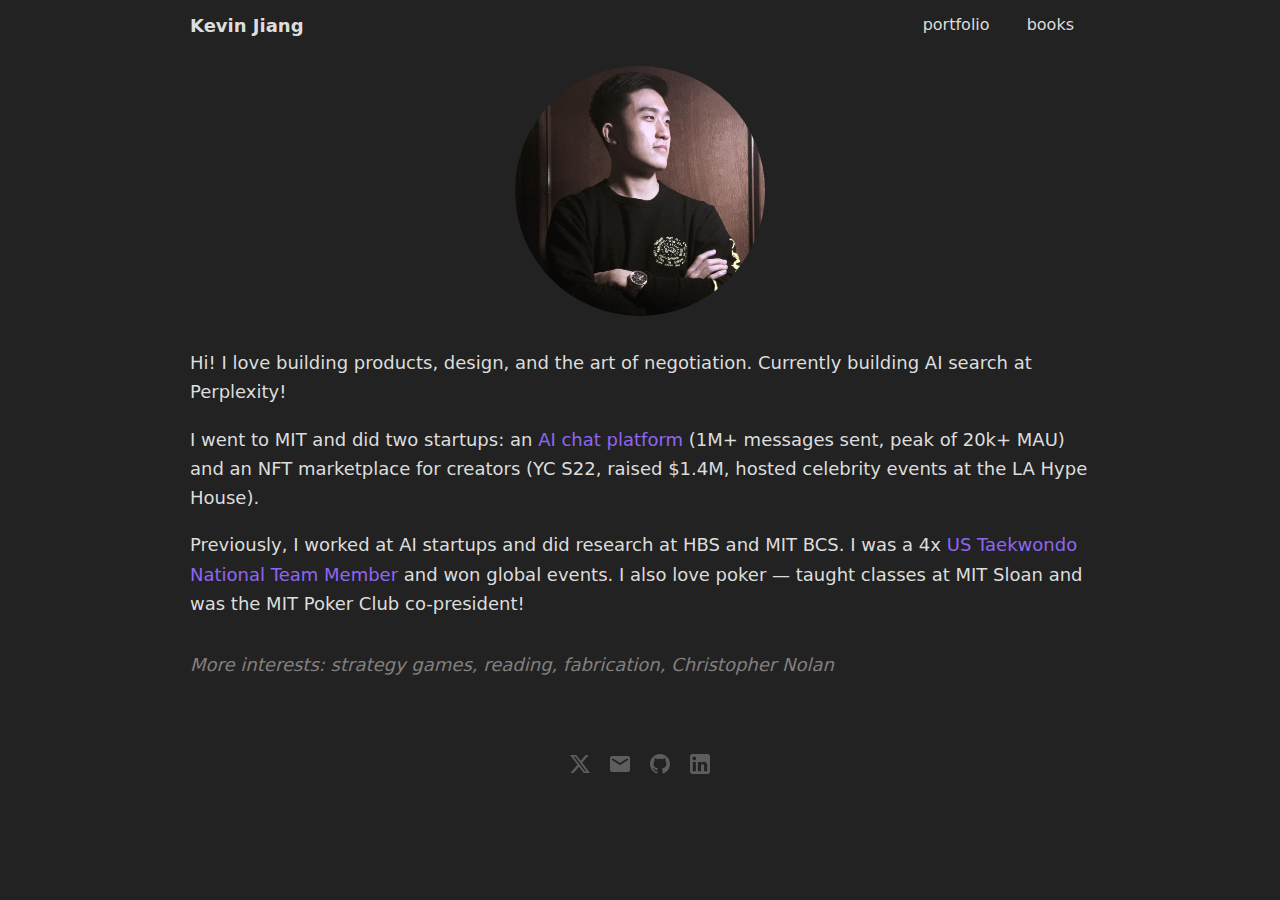
<file: index.html>
<!DOCTYPE html>
<html lang="en">
  <head>
    <meta charset="utf-8" />
    <meta name="viewport" content="width=device-width, initial-scale=1" />
    <title>Kevin Jiang</title>

    <!-- Style -->
    <link rel="stylesheet" href="./css/colors.css">
    <link rel="stylesheet" href="./css/home.css">
    <link rel="stylesheet" href="./css/navbar.css">
    <link rel="stylesheet" href="./css/blog-page.css">
  </head>
  <body>
    <div class="container">
        <!--NavBar-->
        <nav class="navbar">
            <!-- The navbar title -->
            <div class="title">
                <h3 class="navbar-header"> <a href="./index.html">Kevin Jiang</a></h3>
            </div>

            <!-- The navbar items -->
            <div class="navbar-items">
                <a href="./projects.html">portfolio</a>
                <a href="./books.html">books</a>
                <!-- <a href="https://drive.google.com/file/d/1KZSEkhhMB1Zq3uH9udTYpg4LU3JjP4cN/view?usp=sharing" target="_blank">resume</a> -->
                <!-- <a href="./writing.html">writing</a> -->
            </div>
        </nav>

        <!--Body-->
        <div class="blog-page">
            <img src="./imgs/fbprofile.jpg" alt="profile" class="profile">
            <p>Hi! I love building products, design, and the art of negotiation. Currently building AI search at Perplexity!</p>
            <p>I went to MIT and did two startups: an <a href="https://simulationlabs.ai/" target="_blank">AI chat platform</a> (1M+ messages sent, peak of 20k+ MAU) and an NFT marketplace for creators (YC S22, raised $1.4M, hosted celebrity events at the LA Hype House).</p>
            <p>Previously, I worked at AI startups and did research at HBS and MIT BCS. I was a 4x <a href="https://www.teamusa.com/profiles/kevin-jiang" target="_blank">US Taekwondo National Team Member</a> and won global events. I also love poker — taught classes at MIT Sloan and was the MIT Poker Club co-president!</p>
            <p style="color: #827F7F; font-style: italic; margin-top: 2rem;">More interests: strategy games, reading, fabrication, Christopher Nolan</p>
            <!-- <p>
                I'm 22 and just graduated MIT with a CS degree. I'm currently working on an <a href="https://negotiate.vercel.app/">negotiation AI</a>. I previously raised $1.4 million for an NFT marketplace for creators startup. My cofounder and I were accepted into YC S22 cohort and hosted Lil Nas X's birthday party at the LA Hype House where we lived. We built, from scratch, a creator network of >1 billion collective followers. Here are some other cool stuff I've done:
            </p>
            <ol>
                <li>
                    I did Taekwondo for 16 years. I was lucky enough to be on the US National Team 4x, leading the US teams that won gold at the 2017 and 2020 Pan-American International Taekwondo Championships and bronze at the 2019 Taekwondo World Cup. Although my <a href="https://www.teamusa.org/usa-taekwondo/athletes/Kevin-Jiang">TeamUSA page</a> is a bit outdated, it is still cool!
                </li>
                <li>
                    Check out my work in <a href="https://fab.cba.mit.edu/classes/MAS.863/Architecture/people/Kevin/index.html">MIT's grad class, How To Make Almost Anything,</a> at the MIT Media Lab, where I learned to laser cut, use CAD, 3D scan and print, use CNC machines, mold and cast, design, solder, and program PCB boards from scratch, and more!
                </li>
                <li>
                    I was an instructor at the MIT Sloan School of Management, teaching poker theory to 171 undergraduate, graduate, and MBA students in 2020 and 2021. I mainly play mid-stakes online sit-and-gos and tournaments, but I've also played at various casinos and underground games in NYC. I was the co-president of the MIT Poker Club for almost two years, where I helped organize events for 500+ club members with the $70k+ funding we receive every year from our quant sponsors.
                </li>
            </ol>
            <p>If you'd like to reach out (please do!), feel free to email me at kev2018@mit.edu or follow me on Twitter @jiang_kev</p> -->
            <br>
            <br>
            <br>
            <div style="display: flex; flex-direction: row; align-items: center; justify-content: center;">
                <a href="https://twitter.com/jiang_kev" target="_blank" style="margin-right: 1.25rem;">
                    <img src="./imgs/twitter.svg" alt="twitter" class="socials">
                </a>
                <a href="mailto:cloudwiz24@gmail.com" target="_blank" style="margin-right: 1.25rem;">
                    <img src="./imgs/email.svg" alt="email" class="socials">
                </a>
                <a href="https://github.com/kev2010" target="_blank" style="margin-right: 1.25rem;">
                    <img src="./imgs/github.svg" alt="github" class="socials">
                </a>
                <a href="https://www.linkedin.com/in/kevinjiang7/" target="_blank">
                    <img src="./imgs/linkedin.svg" alt="linkedin" class="socials">
                </a>
            </div>
            <br>
            <br>
            <br>
            <br>
        </div>
    </div>
</body>
</html>
</file>
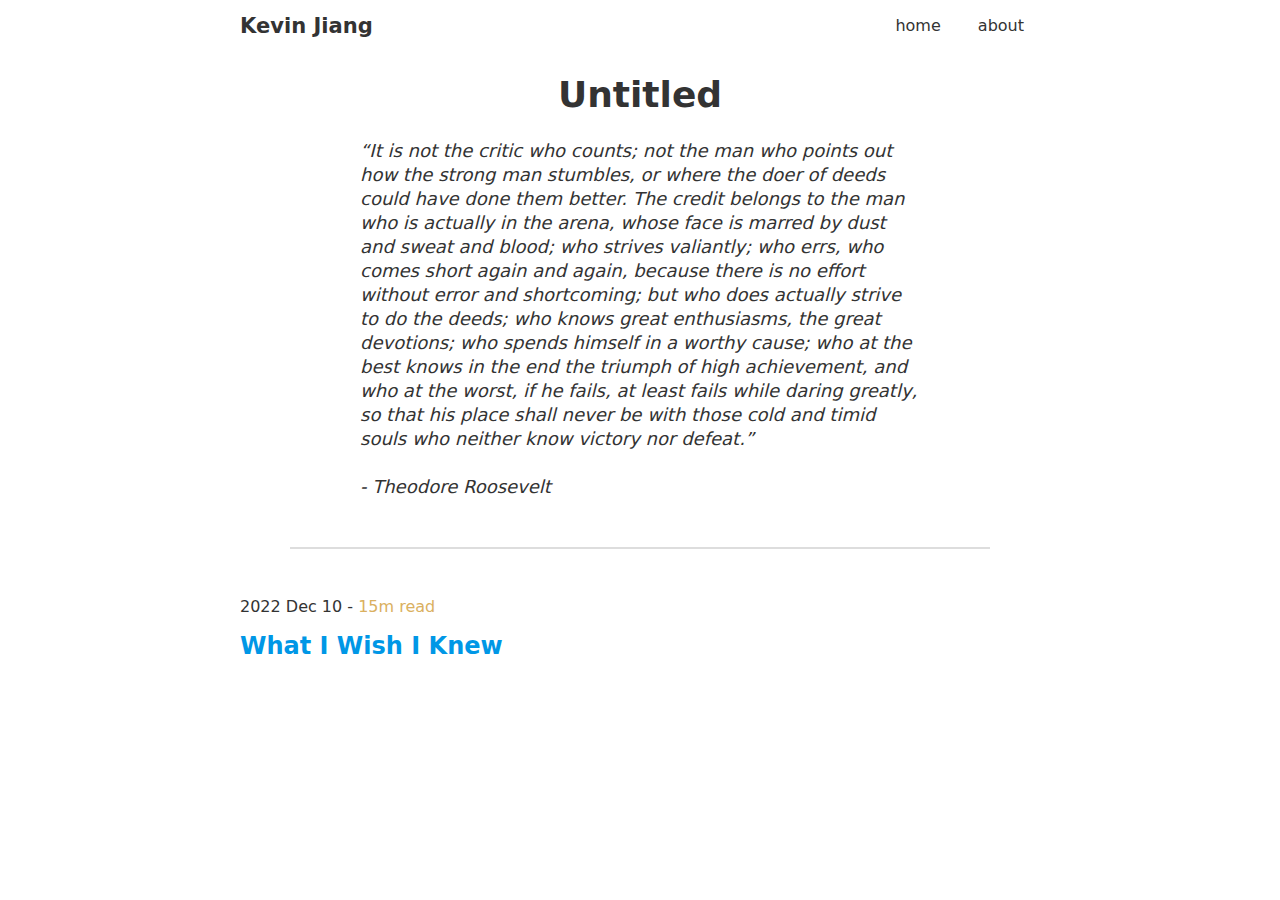
<file: src/index.html>
<!DOCTYPE html>
<html lang="en">
  <head>
    <meta charset="utf-8" />
    <title>Kevin Jiang</title>

    <!-- Style -->
    <link rel="stylesheet" href="./css/colors.css">
    <link rel="stylesheet" href="./css/home.css">
    <link rel="stylesheet" href="./css/navbar.css">
  </head>
  <body>
    <div class="container">
        <!--NavBar-->
        <nav class="navbar">
            <!-- The navbar title -->
            <div class="title">
                <h3>Kevin Jiang</h3>
            </div>

            <!-- The navbar items -->
            <div class="navbar-items">
                <a href="./index.html">home</a>
                <a href="./about.html">about</a>
            </div>
        </nav>

        <!--Body-->
        <div>
            <h1>Untitled</h1>
            <blockquote class="quote">
                <div id="random-quote">
                    “The extent of one's courage or cowardice cannot be measured in ordinary times. All is revealed when something happens.” 
                    <br><br>-Hagakure, The Book of the Samurai
                </div>
            </blockquote>
            <div class="bar"></div>
            <ul class="blog">
                <li class="post">
                    <span>2022 Dec 10 -</span> <span class="reading-time">15m read</span>
                    <a href="./blog/explore.html">
                        <h3>What I Wish I Knew</h3>
                    </a>
                </li>
            </ul>
        </div>
    </div>
    <script>
        // Function to randomly select "A" or "B"
        function selectText() {
            // Get the random text container
            const randomText = document.querySelector('#random-quote');
        
            // Generate a random number between 0 and 1
            const randomNumber = Math.random();
        
            // Check the random number and set the text accordingly
            if (randomNumber < 0.5) {
                randomText.innerHTML = '“The extent of one\'s courage or cowardice cannot be measured in ordinary times. All is revealed when something happens.” <br><br>- Hagakure, The Book of the Samurai';
            } else {
                randomText.innerHTML = '“It is not the critic who counts; not the man who points out how the strong man stumbles, or where the doer of deeds could have done them better. The credit belongs to the man who is actually in the arena, whose face is marred by dust and sweat and blood; who strives valiantly; who errs, who comes short again and again, because there is no effort without error and shortcoming; but who does actually strive to do the deeds; who knows great enthusiasms, the great devotions; who spends himself in a worthy cause; who at the best knows in the end the triumph of high achievement, and who at the worst, if he fails, at least fails while daring greatly, so that his place shall never be with those cold and timid souls who neither know victory nor defeat.” <br><br>- Theodore Roosevelt'
            }   
        }
      
        // Call the function to select the text
        selectText();
      </script>
</body>
</html>
</file>
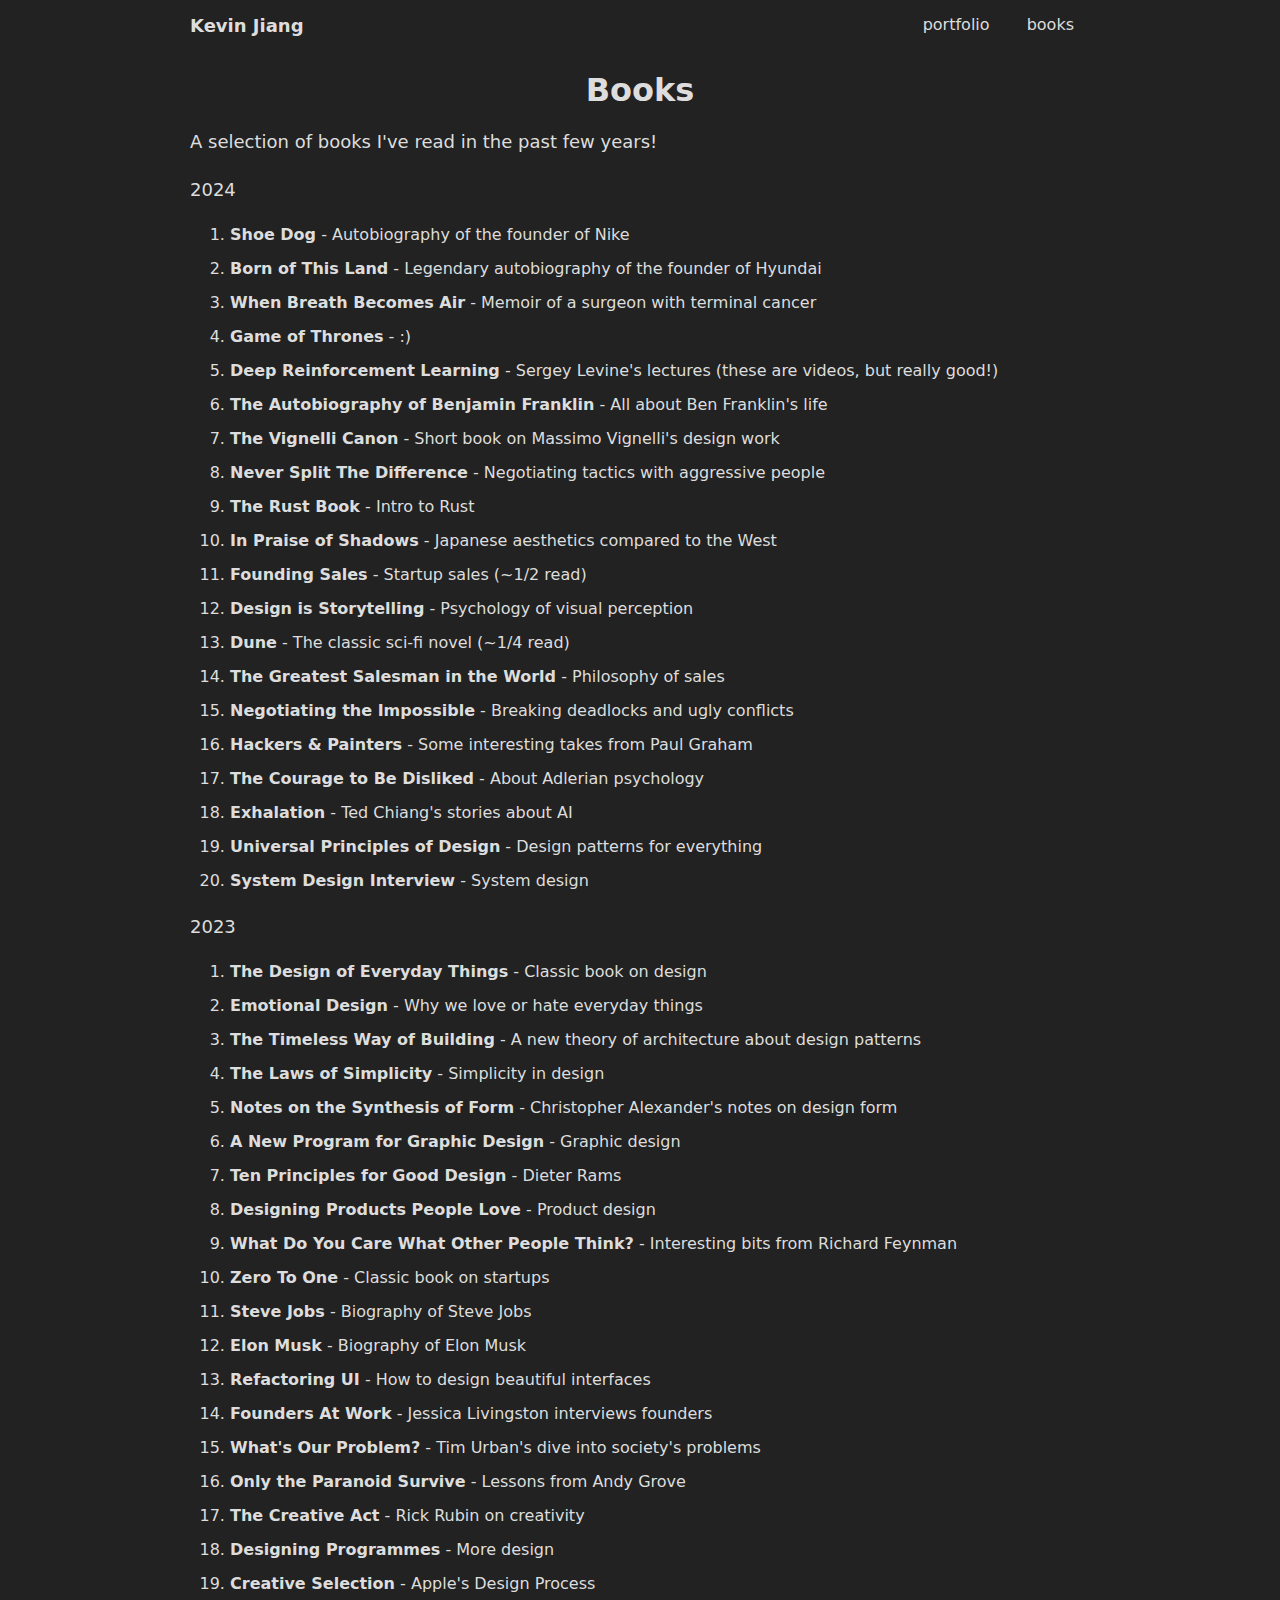
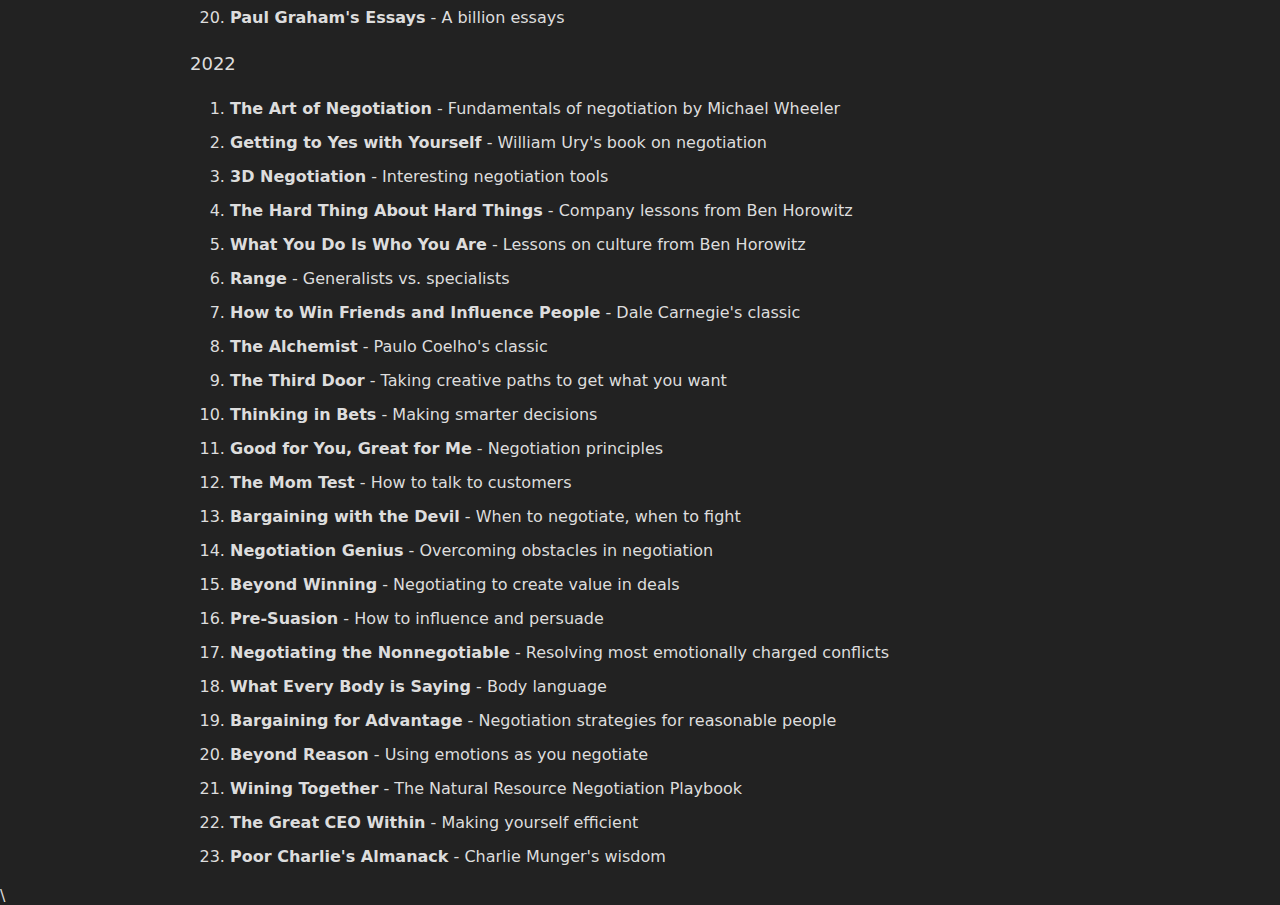
<file: books.html>
<!DOCTYPE html>
<html lang="en">
  <head>
    <meta charset="utf-8" />
    <meta name="viewport" content="width=device-width, initial-scale=1" />
    <title>Kevin Jiang</title>

    <!-- Style -->
    <link rel="stylesheet" href="./css/colors.css">
    <link rel="stylesheet" href="./css/home.css">
    <link rel="stylesheet" href="./css/navbar.css">
    <link rel="stylesheet" href="./css/blog-page.css">
    <link rel="stylesheet" href="./css/projects.css">
  </head>
  <body>
    <div class="container">
        <!--NavBar-->
        <nav class="navbar">
            <!-- The navbar title -->
            <div class="title">
                <h3 class="navbar-header"> <a href="./index.html">Kevin Jiang</a></h3>
            </div>

            <!-- The navbar items -->
            <div class="navbar-items">
                <a href="./projects.html">portfolio</a>
                <a href="./books.html">books</a>
                <!-- <a href="https://drive.google.com/file/d/1KZSEkhhMB1Zq3uH9udTYpg4LU3JjP4cN/view?usp=sharing" target="_blank">resume</a> -->
                <!-- <a href="./writing.html">writing</a> -->
            </div>
        </nav>

        <!--Body-->
        <div class="blog-page">
            <h1>Books</h1>
            <p>A selection of books I've read in the past few years!</p>
            <p>2024</p>
            <ol class="book-list">
                <li><strong>Shoe Dog</strong> - Autobiography of the founder of Nike</li>
                <li><strong>Born of This Land</strong> - Legendary autobiography of the founder of Hyundai</li>
                <li><strong>When Breath Becomes Air</strong> - Memoir of a surgeon with terminal cancer</li>
                <li><strong>Game of Thrones</strong> - :)</li>
                <li><strong>Deep Reinforcement Learning</strong> - Sergey Levine's lectures (these are videos, but really good!)</li>
                <li><strong>The Autobiography of Benjamin Franklin</strong> - All about Ben Franklin's life</li>
                <li><strong>The Vignelli Canon</strong> - Short book on Massimo Vignelli's design work</li>
                <li><strong>Never Split The Difference</strong> - Negotiating tactics with aggressive people</li>
                <li><strong>The Rust Book</strong> - Intro to Rust</li>
                <li><strong>In Praise of Shadows</strong> - Japanese aesthetics compared to the West</li>
                <li><strong>Founding Sales</strong> - Startup sales (~1/2 read)</li>
                <li><strong>Design is Storytelling</strong> - Psychology of visual perception</li>
                <li><strong>Dune</strong> - The classic sci-fi novel (~1/4 read)</li>
                <li><strong>The Greatest Salesman in the World</strong> - Philosophy of sales</li>
                <li><strong>Negotiating the Impossible</strong> - Breaking deadlocks and ugly conflicts</li>
                <li><strong>Hackers & Painters</strong> - Some interesting takes from Paul Graham</li>
                <li><strong>The Courage to Be Disliked</strong> - About Adlerian psychology</li>
                <li><strong>Exhalation</strong> - Ted Chiang's stories about AI</li>
                <li><strong>Universal Principles of Design</strong> - Design patterns for everything</li>
                <li><strong>System Design Interview</strong> - System design</li>
            </ol>

            <p>2023</p>
            <ol class="book-list">
                <li><strong>The Design of Everyday Things</strong> - Classic book on design</li>
                <li><strong>Emotional Design</strong> - Why we love or hate everyday things</li>
                <li><strong>The Timeless Way of Building</strong> - A new theory of architecture about design patterns</li>
                <li><strong>The Laws of Simplicity</strong> - Simplicity in design</li>
                <li><strong>Notes on the Synthesis of Form</strong> - Christopher Alexander's notes on design form</li>
                <li><strong>A New Program for Graphic Design</strong> - Graphic design</li>
                <li><strong>Ten Principles for Good Design</strong> - Dieter Rams</li>
                <li><strong>Designing Products People Love</strong> - Product design</li>
                <li><strong>What Do You Care What Other People Think?</strong> - Interesting bits from Richard Feynman</li>
                <li><strong>Zero To One</strong> - Classic book on startups</li>
                <li><strong>Steve Jobs</strong> - Biography of Steve Jobs</li>
                <li><strong>Elon Musk</strong> - Biography of Elon Musk</li>
                <li><strong>Refactoring UI</strong> - How to design beautiful interfaces</li>
                <li><strong>Founders At Work</strong> - Jessica Livingston interviews founders</li>
                <li><strong>What's Our Problem?</strong> - Tim Urban's dive into society's problems</li>
                <li><strong>Only the Paranoid Survive</strong> - Lessons from Andy Grove</li>
                <li><strong>The Creative Act</strong> - Rick Rubin on creativity</li>
                <li><strong>Designing Programmes</strong> - More design</li>
                <li><strong>Creative Selection</strong> - Apple's Design Process</li>
                <li><strong>Paul Graham's Essays</strong> - A billion essays</li>
            </ol>

            <p>2022</p>
            <ol class="book-list">
                <li><strong>The Art of Negotiation</strong> - Fundamentals of negotiation by Michael Wheeler</li>
                <li><strong>Getting to Yes with Yourself</strong> - William Ury's book on negotiation</li>
                <li><strong>3D Negotiation</strong> - Interesting negotiation tools</li>
                <li><strong>The Hard Thing About Hard Things</strong> - Company lessons from Ben Horowitz</li>
                <li><strong>What You Do Is Who You Are</strong> - Lessons on culture from Ben Horowitz</li>
                <li><strong>Range</strong> - Generalists vs. specialists</li>
                <li><strong>How to Win Friends and Influence People</strong> - Dale Carnegie's classic</li>
                <li><strong>The Alchemist</strong> - Paulo Coelho's classic</li>
                <li><strong>The Third Door</strong> - Taking creative paths to get what you want</li>
                <li><strong>Thinking in Bets</strong> - Making smarter decisions</li>
                <li><strong>Good for You, Great for Me</strong> - Negotiation principles</li>
                <li><strong>The Mom Test</strong> - How to talk to customers</li>
                <li><strong>Bargaining with the Devil</strong> - When to negotiate, when to fight</li>
                <li><strong>Negotiation Genius</strong> - Overcoming obstacles in negotiation</li>
                <li><strong>Beyond Winning</strong> - Negotiating to create value in deals</li>
                <li><strong>Pre-Suasion</strong> - How to influence and persuade</li>
                <li><strong>Negotiating the Nonnegotiable</strong> - Resolving most emotionally charged conflicts</li>
                <li><strong>What Every Body is Saying</strong> - Body language</li>
                <li><strong>Bargaining for Advantage</strong> - Negotiation strategies for reasonable people</li>
                <li><strong>Beyond Reason</strong> - Using emotions as you negotiate</li>
                <li><strong>Wining Together</strong> - The Natural Resource Negotiation Playbook</li>
                <li><strong>The Great CEO Within</strong> - Making yourself efficient</li>
                <li><strong>Poor Charlie's Almanack</strong> - Charlie Munger's wisdom</li>
            </ol>
        </div>
    </div>
</body>
</html>\
</file>
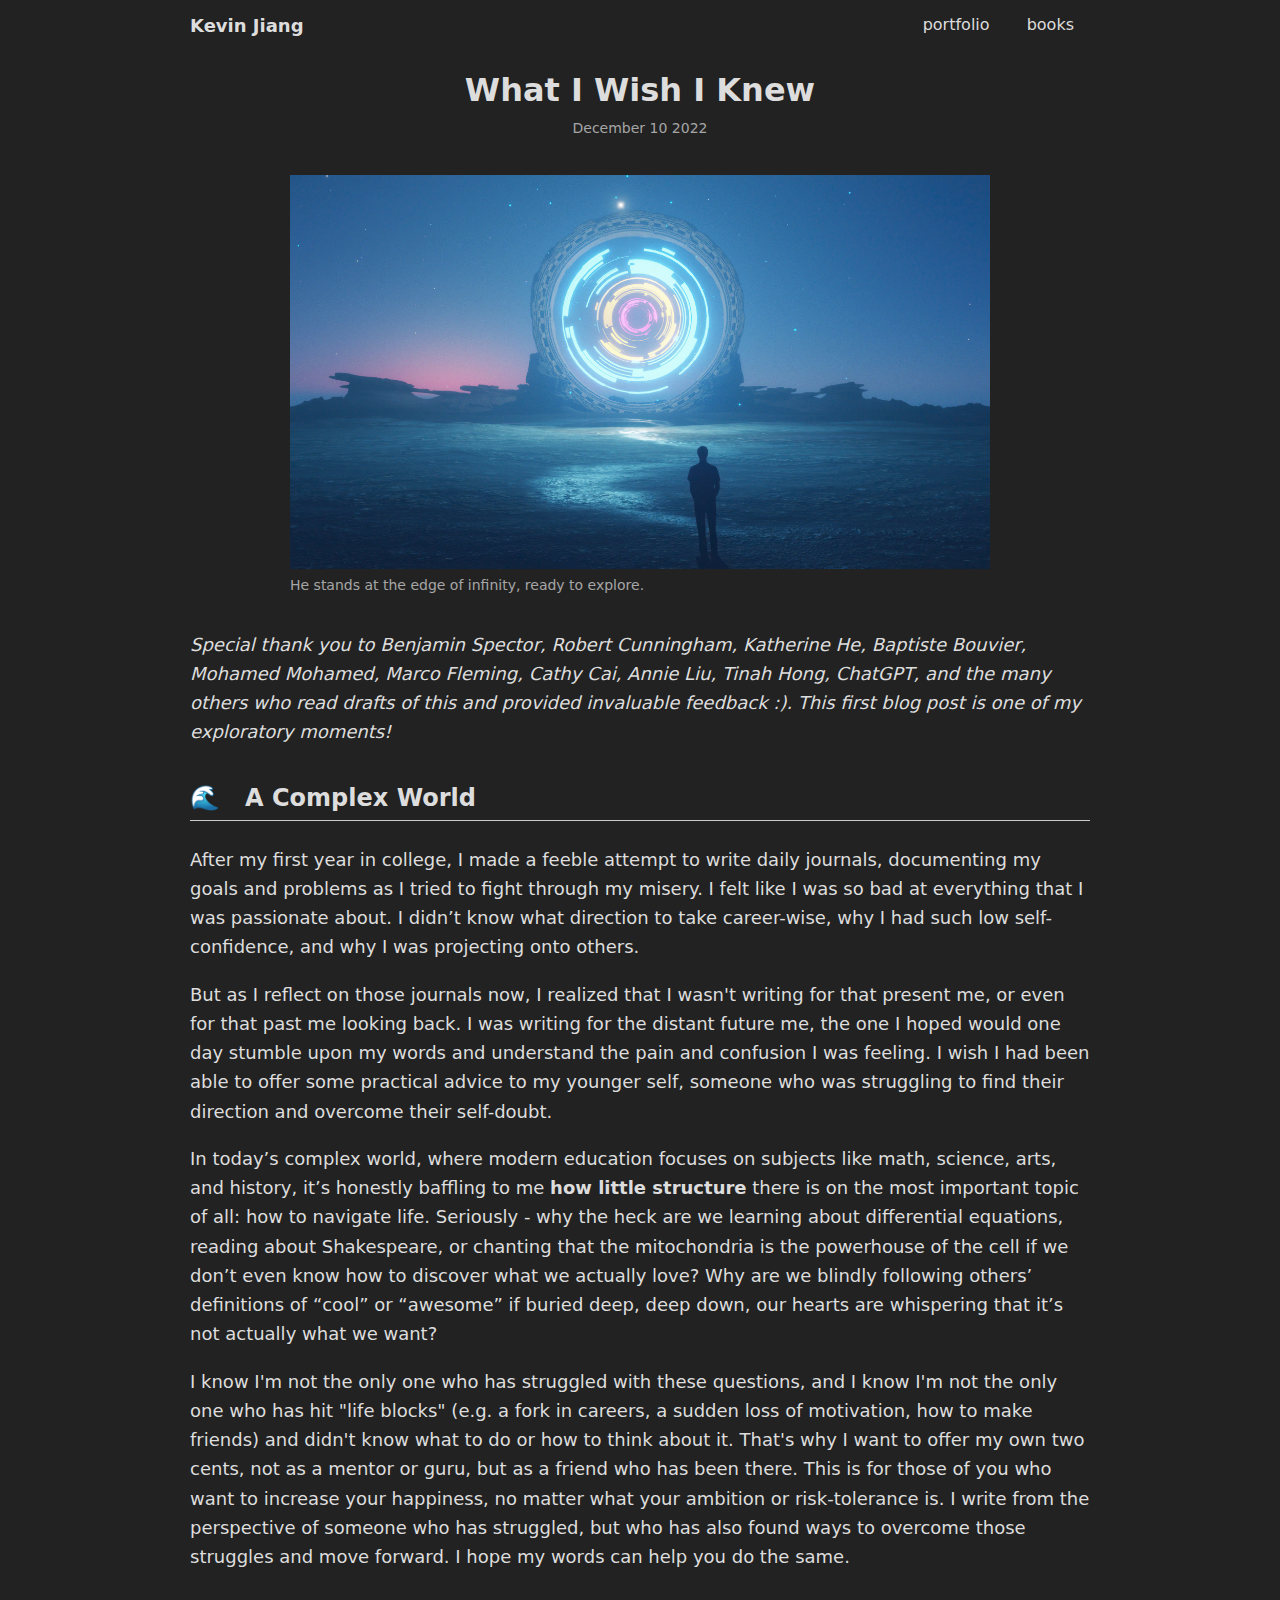
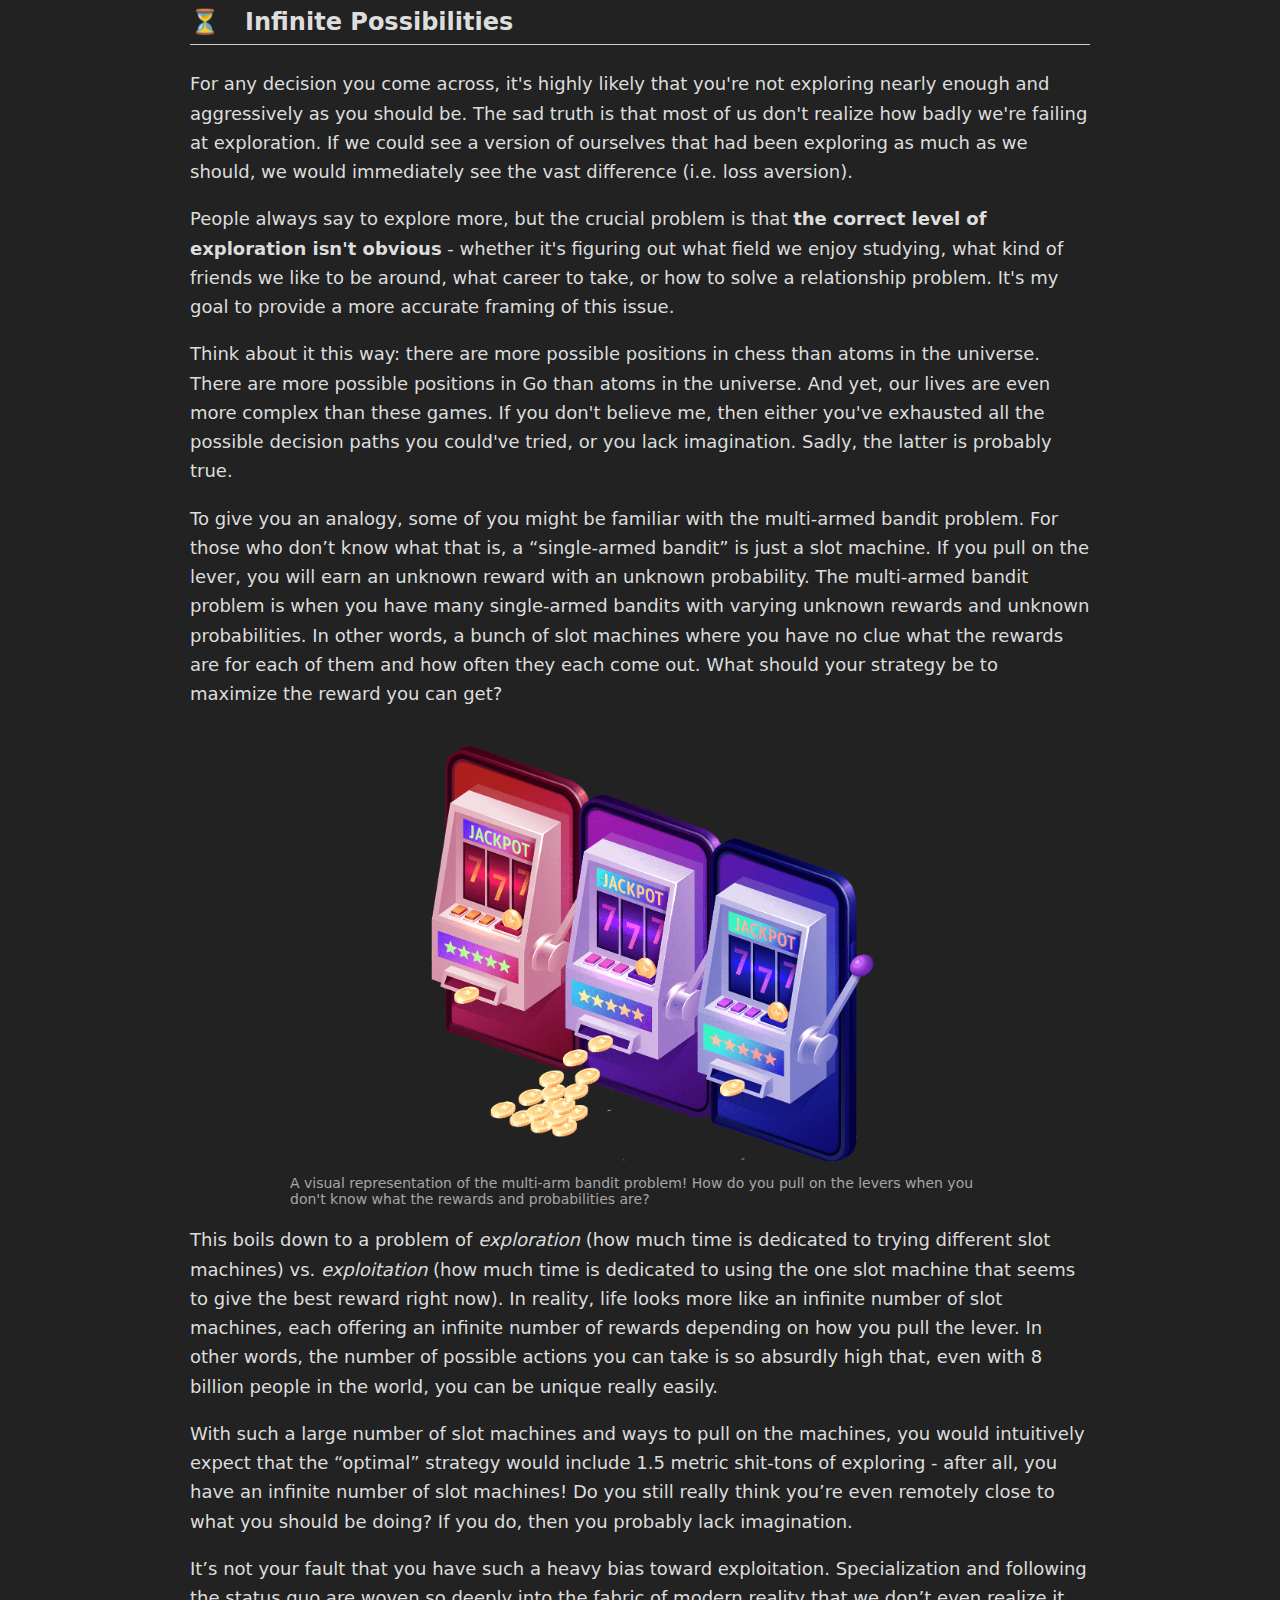
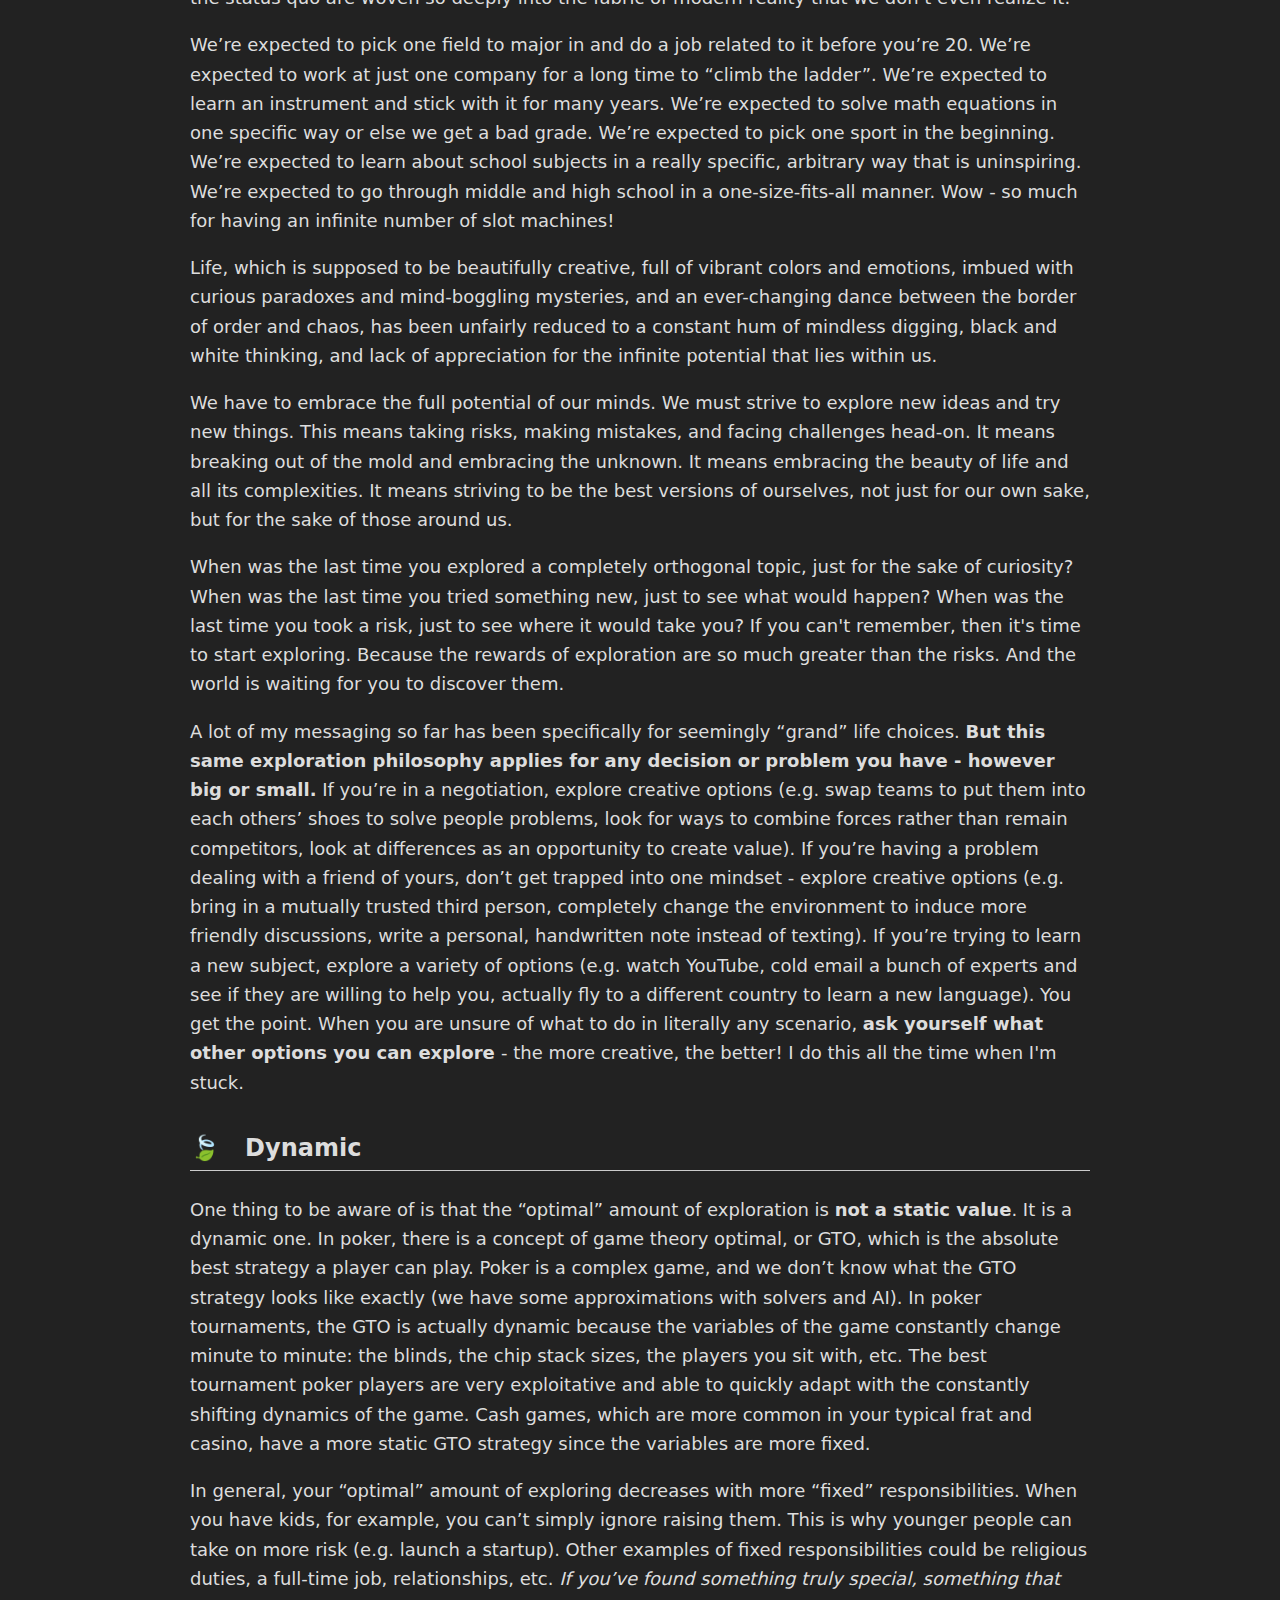
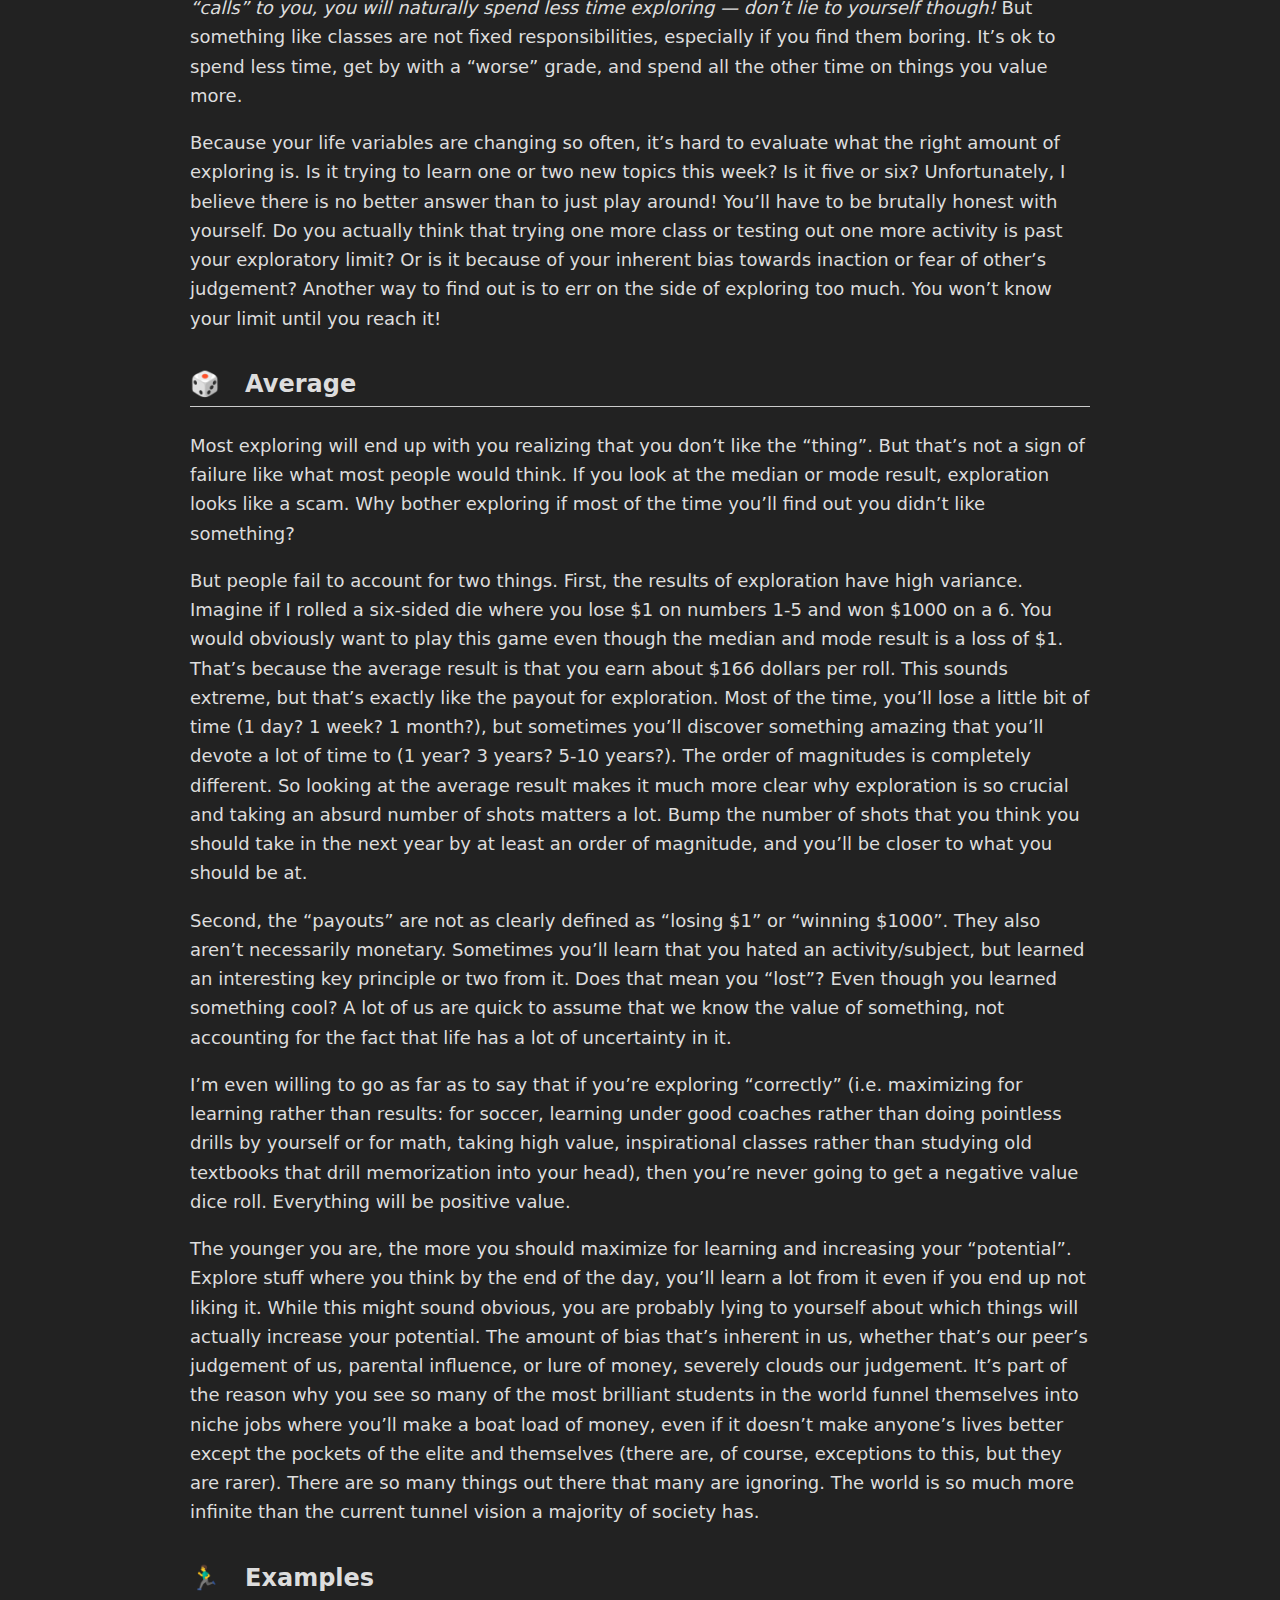
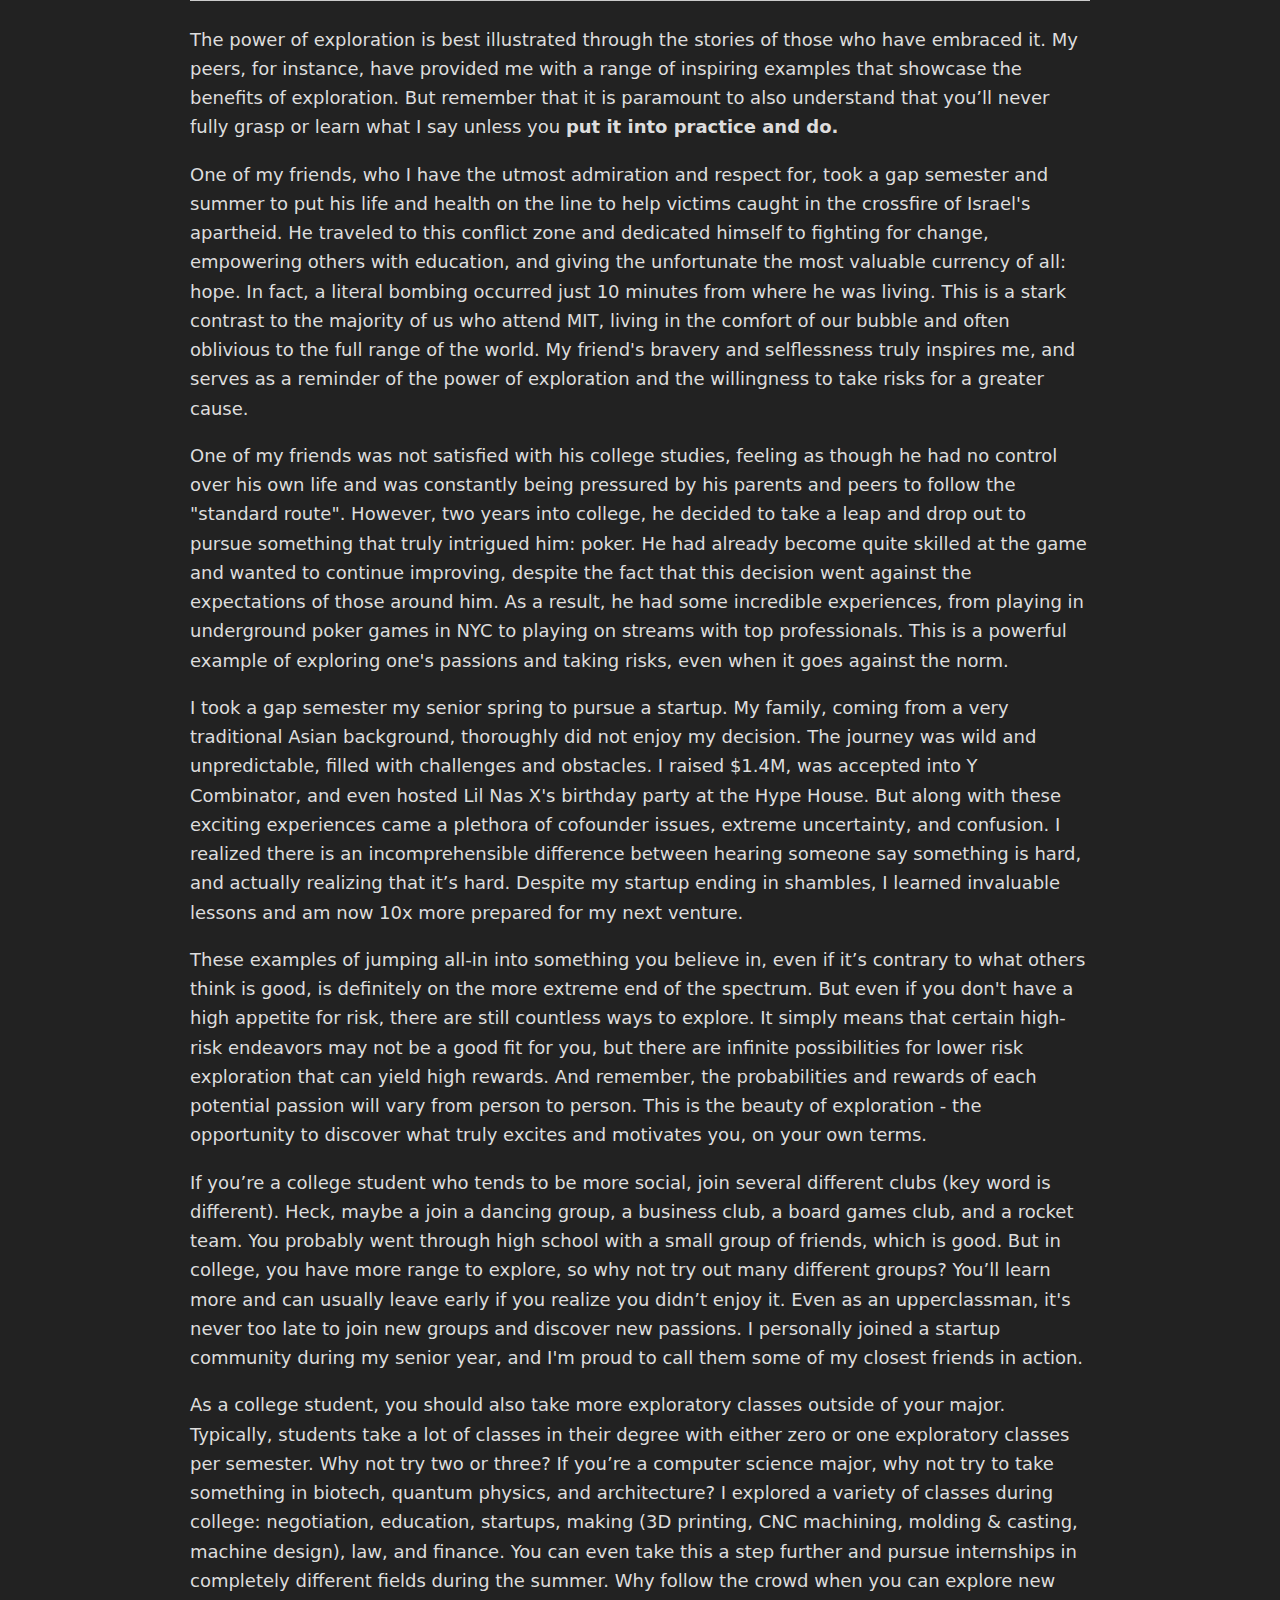
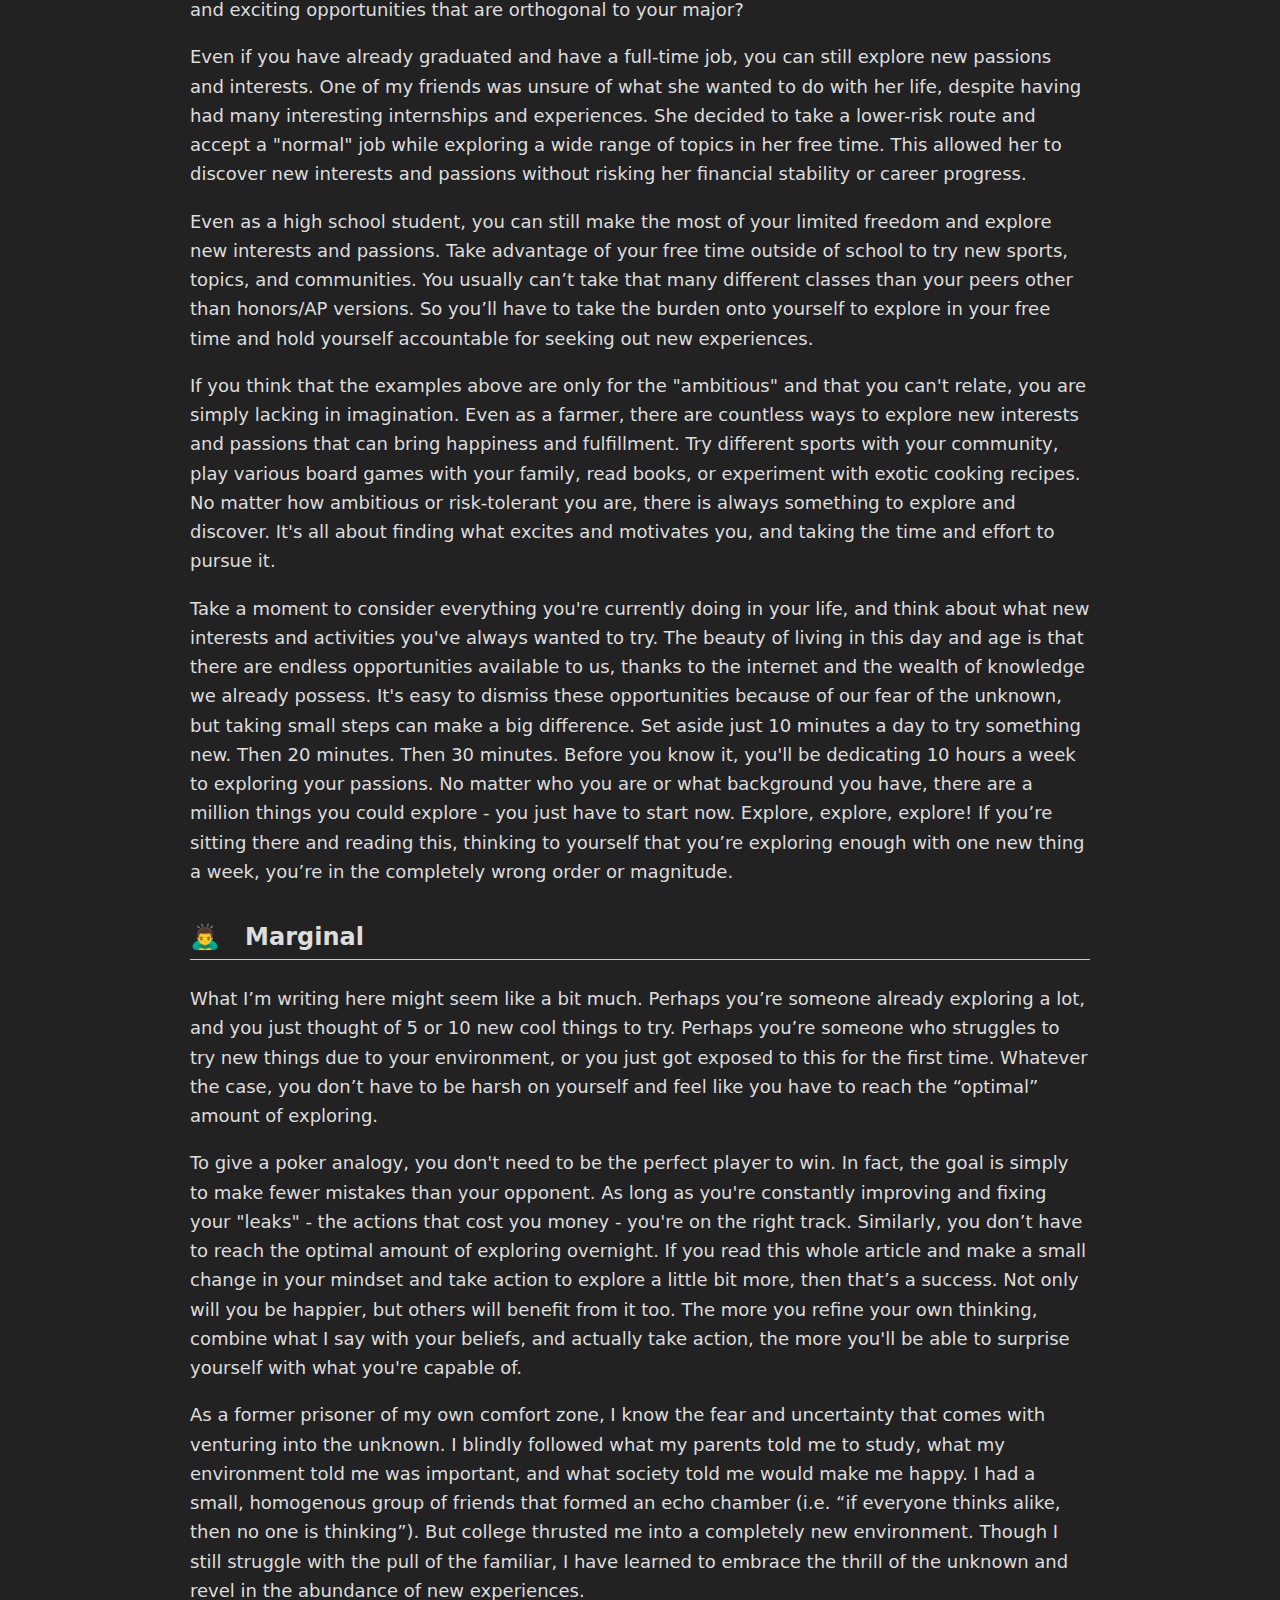
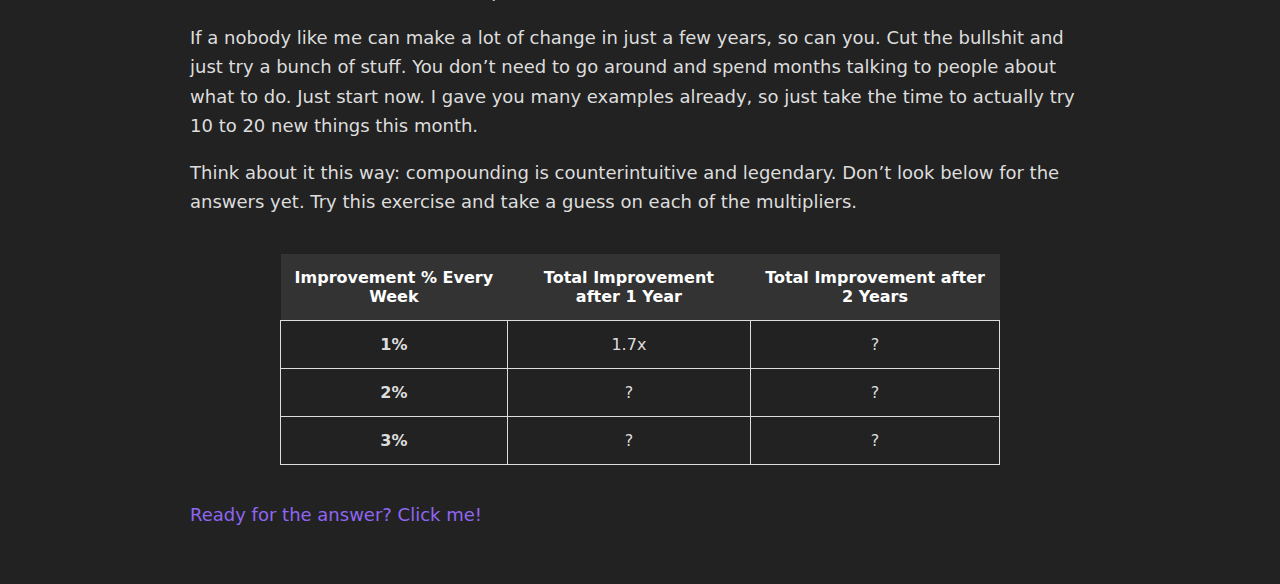
<file: blog/explore.html>
<!DOCTYPE html>
<html lang="en">
  <head>
    <meta charset="utf-8" />
    <meta name="viewport" content="width=device-width, initial-scale=1" />
    <title>Explore</title>

    <!-- Style -->
    <link rel="stylesheet" href="../css/colors.css">
    <link rel="stylesheet" href="../css/home.css">
    <link rel="stylesheet" href="../css/navbar.css">
    <link rel="stylesheet" href="../css/blog-page.css">

    <!-- The JavaScript function to reveal the hidden text -->
    <script>
        // Function to reveal the hidden text
        function revealText() {
            var x = document.getElementById("hidden");
            if (x.style.display === "none") {
                x.style.display = "block";
            } else {
                x.style.display = "none";
            }
        }
    </script>
  
  </head>
  <body>
    <div class="container">
        <!--NavBar-->
        <nav class="navbar">
            <!-- The navbar title -->
            <div class="title">
                <h3 class="navbar-header"> <a href="../index.html">Kevin Jiang</a></h3>
            </div>

            <!-- The navbar items -->
            <div class="navbar-items">
                <a href="../projects.html">portfolio</a>
                <a href="../books.html">books</a>
                <!-- <a href="https://drive.google.com/file/d/1KZSEkhhMB1Zq3uH9udTYpg4LU3JjP4cN/view?usp=sharing" target="_blank">resume</a> -->
                <!-- <a href="../writing.html">writing</a> -->
            </div>
        </nav>

        <!--Blog-->
        <div class="blog-page">
            <h1>What I Wish I Knew</h1>
            <p class="date">December 10 2022</p>
            <br>
            <figure>
                <img src="../imgs/portal.png" alt="missing"/>
                <figcaption>He stands at the edge of infinity, ready to explore.</figcaption>
            </figure>
            <br>
            <p style="font-style: italic;">
                Special thank you to Benjamin Spector, Robert Cunningham, Katherine He, Baptiste Bouvier, Mohamed Mohamed, Marco Fleming, Cathy Cai, Annie Liu, Tinah Hong, ChatGPT, and the many others who read drafts of this and provided invaluable feedback :). This first blog post is one of my exploratory moments!
            </p>
            <br>
            <h3 class="section-title">🌊 &nbsp; A Complex World</h3>
            <hr class="line">
            <p>
                After my first year in college, I made a feeble attempt to write daily journals, documenting my goals and problems as I tried to fight through my misery. I felt like I was so bad at everything that I was passionate about. I didn’t know what direction to take career-wise, why I had such low self-confidence, and why I was projecting onto others.
            </p>
            <p>
                But as I reflect on those journals now, I realized that I wasn't writing for that present me, or even for that past me looking back. I was writing for the distant future me, the one I hoped would one day stumble upon my words and understand the pain and confusion I was feeling. I wish I had been able to offer some practical advice to my younger self, someone who was struggling to find their direction and overcome their self-doubt.
            </p>
            <p>
                In today’s complex world, where modern education focuses on subjects like math, science, arts, and history, it’s honestly baffling to me <b>how little structure</b> there is on the most important topic of all: how to navigate life. Seriously - why the heck are we learning about differential equations, reading about Shakespeare, or chanting that the mitochondria is the powerhouse of the cell if we don’t even know how to discover what we actually love? Why are we blindly following others’ definitions of “cool” or “awesome” if buried deep, deep down, our hearts are whispering that it’s not actually what we want? 
            </p>
            <p>
                I know I'm not the only one who has struggled with these questions, and I know I'm not the only one who has hit "life blocks" (e.g. a fork in careers, a sudden loss of motivation, how to make friends) and didn't know what to do or how to think about it. That's why I want to offer my own two cents, not as a mentor or guru, but as a friend who has been there. This is for those of you who want to increase your happiness, no matter what your ambition or risk-tolerance is. I write from the perspective of someone who has struggled, but who has also found ways to overcome those struggles and move forward. I hope my words can help you do the same.
            </p>
            
            <br>
            <h3 class="section-title">⏳ &nbsp; Infinite Possibilities</h3>
            <hr class="line">
            <p>
                For any decision you come across, it's highly likely that you're not exploring nearly enough and aggressively as you should be. The sad truth is that most of us don't realize how badly we're failing at exploration. If we could see a version of ourselves that had been exploring as much as we should, we would immediately see the vast difference (i.e. loss aversion).
            </p>
            <p>
                People always say to explore more, but the crucial problem is that <b>the correct level of exploration isn't obvious</b> - whether it's figuring out what field we enjoy studying, what kind of friends we like to be around, what career to take, or how to solve a relationship problem. It's my goal to provide a more accurate framing of this issue.
            </p>
            <p>
                Think about it this way: there are more possible positions in chess than atoms in the universe. There are more possible positions in Go than atoms in the universe. And yet, our lives are even more complex than these games. If you don't believe me, then either you've exhausted all the possible decision paths you could've tried, or you lack imagination. Sadly, the latter is probably true.
            </p>
            <p>
                To give you an analogy, some of you might be familiar with the multi-armed bandit problem. For those who don’t know what that is, a “single-armed bandit” is just a slot machine. If you pull on the lever, you will earn an unknown reward with an unknown probability. The multi-armed bandit problem is when you have many single-armed bandits with varying unknown rewards and unknown probabilities. In other words, a bunch of slot machines where you have no clue what the rewards are for each of them and how often they each come out. What should your strategy be to maximize the reward you can get?
            </p>
            <figure>
                <img src="../imgs/slot-machines.png" alt="missing" class="slots"/>
                <figcaption>A visual representation of the multi-arm bandit problem! How do you pull on the levers when you don't know what the rewards and probabilities are?</figcaption>
            </figure>
            <p>
                This boils down to a problem of <i>exploration</i> (how much time is dedicated to trying different slot machines) vs. <i>exploitation</i> (how much time is dedicated to using the one slot machine that seems to give the best reward right now). In reality, life looks more like an infinite number of slot machines, each offering an infinite number of rewards depending on how you pull the lever. In other words, the number of possible actions you can take is so absurdly high that, even with 8 billion people in the world, you can be unique really easily. 
            </p>
            <p>
                With such a large number of slot machines and ways to pull on the machines, you would intuitively expect that the “optimal” strategy would include 1.5 metric shit-tons of exploring - after all, you have an infinite number of slot machines! Do you still really think you’re even remotely close to what you should be doing? If you do, then you probably lack imagination.
            </p>
            <p>
                It’s not your fault that you have such a heavy bias toward exploitation. Specialization and following the status quo are woven so deeply into the fabric of modern reality that we don’t even realize it. 
            </p>
            <p>
                We’re expected to pick one field to major in and do a job related to it before you’re 20. We’re expected to work at just one company for a long time to “climb the ladder”. We’re expected to learn an instrument and stick with it for many years. We’re expected to solve math equations in one specific way or else we get a bad grade. We’re expected to pick one sport in the beginning. We’re expected to learn about school subjects in a really specific, arbitrary way that is uninspiring. We’re expected to go through middle and high school in a one-size-fits-all manner. Wow - so much for having an infinite number of slot machines!
            </p>
            <p>
                Life, which is supposed to be beautifully creative, full of vibrant colors and emotions, imbued with curious paradoxes and mind-boggling mysteries, and an ever-changing dance between the border of order and chaos, has been unfairly reduced to a constant hum of mindless digging, black and white thinking, and lack of appreciation for the infinite potential that lies within us.
            </p>
            <p>
                We have to embrace the full potential of our minds. We must strive to explore new ideas and try new things. This means taking risks, making mistakes, and facing challenges head-on. It means breaking out of the mold and embracing the unknown. It means embracing the beauty of life and all its complexities. It means striving to be the best versions of ourselves, not just for our own sake, but for the sake of those around us. 
            </p>
            <p>
                When was the last time you explored a completely orthogonal topic, just for the sake of curiosity? When was the last time you tried something new, just to see what would happen? When was the last time you took a risk, just to see where it would take you? If you can't remember, then it's time to start exploring. Because the rewards of exploration are so much greater than the risks. And the world is waiting for you to discover them.
            </p>
            <p>
                A lot of my messaging so far has been specifically for seemingly “grand” life choices. <b>But this same exploration philosophy applies for any decision or problem you have - however big or small.</b> If you’re in a negotiation, explore creative options (e.g. swap teams to put them into each others’ shoes to solve people problems, look for ways to combine forces rather than remain competitors, look at differences as an opportunity to create value). If you’re having a problem dealing with a friend of yours, don’t get trapped into one mindset - explore creative options (e.g. bring in a mutually trusted third person, completely change the environment to induce more friendly discussions, write a personal, handwritten note instead of texting). If you’re trying to learn a new subject, explore a variety of options (e.g. watch YouTube, cold email a bunch of experts and see if they are willing to help you, actually fly to a different country to learn a new language). You get the point. When you are unsure of what to do in literally any scenario, <b>ask yourself what other options you can explore </b>- the more creative, the better! I do this all the time when I'm stuck.
            </p>
            <br>
            <h3 class="section-title">🍃 &nbsp; Dynamic</h3>
            <hr class="line">
            <p>
                One thing to be aware of is that the “optimal” amount of exploration is <b>not a static value</b>. It is a dynamic one. In poker, there is a concept of game theory optimal, or GTO, which is the absolute best strategy a player can play. Poker is a complex game, and we don’t know what the GTO strategy looks like exactly (we have some approximations with solvers and AI). In poker tournaments, the GTO is actually dynamic because the variables of the game constantly change minute to minute: the blinds, the chip stack sizes, the players you sit with, etc. The best tournament poker players are very exploitative and able to quickly adapt with the constantly shifting dynamics of the game. Cash games, which are more common in your typical frat and casino, have a more static GTO strategy since the variables are more fixed.
            </p>
            <p>
                In general, your “optimal” amount of exploring decreases with more “fixed” responsibilities. When you have kids, for example, you can’t simply ignore raising them. This is why younger people can take on more risk (e.g. launch a startup). Other examples of fixed responsibilities could be religious duties, a full-time job, relationships, etc. <i>If you’ve found something truly special, something that “calls” to you, you will naturally spend less time exploring — don’t lie to yourself though!</i> But something like classes are not fixed responsibilities, especially if you find them boring. It’s ok to spend less time, get by with a “worse” grade, and spend all the other time on things you value more.
            </p>
            <p>
                Because your life variables are changing so often, it’s hard to evaluate what the right amount of exploring is. Is it trying to learn one or two new topics this week? Is it five or six? Unfortunately, I believe there is no better answer than to just play around! You’ll have to be brutally honest with yourself. Do you actually think that trying one more class or testing out one more activity is past your exploratory limit? Or is it because of your inherent bias towards inaction or fear of other’s judgement? Another way to find out is to err on the side of exploring too much. You won’t know your limit until you reach it!
            </p>
            <br>
            <h3 class="section-title">🎲 &nbsp; Average</h3>
            <hr class="line">
            <p>
                Most exploring will end up with you realizing that you don’t like the “thing”. But that’s not a sign of failure like what most people would think. If you look at the median or mode result, exploration looks like a scam. Why bother exploring if most of the time you’ll find out you didn’t like something?
            </p>
            <p>
                But people fail to account for two things. First, the results of exploration have high variance. Imagine if I rolled a six-sided die where you lose $1 on numbers 1-5 and won $1000 on a 6. You would obviously want to play this game even though the median and mode result is a loss of $1. That’s because the average result is that you earn about $166 dollars per roll. This sounds extreme, but that’s exactly like the payout for exploration. Most of the time, you’ll lose a little bit of time (1 day? 1 week? 1 month?), but sometimes you’ll discover something amazing that you’ll devote a lot of time to (1 year? 3 years? 5-10 years?). The order of magnitudes is completely different. So looking at the average result makes it much more clear why exploration is so crucial and taking an absurd number of shots matters a lot. Bump the number of shots that you think you should take in the next year by at least an order of magnitude, and you’ll be closer to what you should be at.
            </p>
            <p>
                Second, the “payouts” are not as clearly defined as “losing $1” or “winning $1000”. They also aren’t necessarily monetary. Sometimes you’ll learn that you hated an activity/subject, but learned an interesting key principle or two from it. Does that mean you “lost”? Even though you learned something cool? A lot of us are quick to assume that we know the value of something, not accounting for the fact that life has a lot of uncertainty in it. 
            </p>
            <p>
                I’m even willing to go as far as to say that if you’re exploring “correctly” (i.e. maximizing for learning rather than results: for soccer, learning under good coaches rather than doing pointless drills by yourself or for math, taking high value, inspirational classes rather than studying old textbooks that drill memorization into your head), then you’re never going to get a negative value dice roll. Everything will be positive value. 
            </p>
            <p>
                The younger you are, the more you should maximize for learning and increasing your “potential”. Explore stuff where you think by the end of the day, you’ll learn a lot from it even if you end up not liking it. While this might sound obvious, you are probably lying to yourself about which things will actually increase your potential. The amount of bias that’s inherent in us, whether that’s our peer’s judgement of us, parental influence, or lure of money, severely clouds our judgement. It’s part of the reason why you see so many of the most brilliant students in the world funnel themselves into niche jobs where you’ll make a boat load of money, even if it doesn’t make anyone’s lives better except the pockets of the elite and themselves (there are, of course, exceptions to this, but they are rarer). There are so many things out there that many are ignoring. The world is so much more infinite than the current tunnel vision a majority of society has.
            </p>
            <br>
            <h3 class="section-title">🏃‍♂️ &nbsp; Examples</h3>
            <hr class="line">
            <p>
                The power of exploration is best illustrated through the stories of those who have embraced it. My peers, for instance, have provided me with a range of inspiring examples that showcase the benefits of exploration. But remember that it is paramount to also understand that you’ll never fully grasp or learn what I say unless you <b>put it into practice and do.</b>
            </p>
            <p>
                One of my friends, who I have the utmost admiration and respect for, took a gap semester and summer to put his life and health on the line to help victims caught in the crossfire of Israel's apartheid. He traveled to this conflict zone and dedicated himself to fighting for change, empowering others with education, and giving the unfortunate the most valuable currency of all: hope. In fact, a literal bombing occurred just 10 minutes from where he was living. This is a stark contrast to the majority of us who attend MIT, living in the comfort of our bubble and often oblivious to the full range of the world. My friend's bravery and selflessness truly inspires me, and serves as a reminder of the power of exploration and the willingness to take risks for a greater cause.
            </p>
            <p>
                One of my friends was not satisfied with his college studies, feeling as though he had no control over his own life and was constantly being pressured by his parents and peers to follow the "standard route". However, two years into college, he decided to take a leap and drop out to pursue something that truly intrigued him: poker. He had already become quite skilled at the game and wanted to continue improving, despite the fact that this decision went against the expectations of those around him. As a result, he had some incredible experiences, from playing in underground poker games in NYC to playing on streams with top professionals. This is a powerful example of exploring one's passions and taking risks, even when it goes against the norm. 
            </p>
            <p>
                I took a gap semester my senior spring to pursue a startup. My family, coming from a very traditional Asian background, thoroughly did not enjoy my decision. The journey was wild and unpredictable, filled with challenges and obstacles. I raised $1.4M, was accepted into Y Combinator, and even hosted Lil Nas X's birthday party at the Hype House. But along with these exciting experiences came a plethora of cofounder issues, extreme uncertainty, and confusion. I realized there is an incomprehensible difference between hearing someone say something is hard, and actually realizing that it’s hard. Despite my startup ending in shambles, I learned invaluable lessons and am now 10x more prepared for my next venture. 
            </p>
            <p>
                These examples of jumping all-in into something you believe in, even if it’s contrary to what others think is good, is definitely on the more extreme end of the spectrum. But even if you don't have a high appetite for risk, there are still countless ways to explore. It simply means that certain high-risk endeavors may not be a good fit for you, but there are infinite possibilities for lower risk exploration that can yield high rewards. And remember, the probabilities and rewards of each potential passion will vary from person to person. This is the beauty of exploration - the opportunity to discover what truly excites and motivates you, on your own terms.
            </p>
            <p>
                If you’re a college student who tends to be more social, join several different clubs (key word is different). Heck, maybe a join a dancing group, a business club, a board games club, and a rocket team. You probably went through high school with a small group of friends, which is good. But in college, you have more range to explore, so why not try out many different groups? You’ll learn more and can usually leave early if you realize you didn’t enjoy it. Even as an upperclassman, it's never too late to join new groups and discover new passions. I personally joined a startup community during my senior year, and I'm proud to call them some of my closest friends in action. 
            </p>
            <p>
                As a college student, you should also take more exploratory classes outside of your major. Typically, students take a lot of classes in their degree with either zero or one exploratory classes per semester. Why not try two or three? If you’re a computer science major, why not try to take something in biotech, quantum physics, and architecture? I explored a variety of classes during college: negotiation, education, startups, making (3D printing, CNC machining, molding & casting, machine design), law, and finance. You can even take this a step further and pursue internships in completely different fields during the summer. Why follow the crowd when you can explore new and exciting opportunities that are orthogonal to your major?
            </p>
            <p>
                Even if you have already graduated and have a full-time job, you can still explore new passions and interests. One of my friends was unsure of what she wanted to do with her life, despite having had many interesting internships and experiences. She decided to take a lower-risk route and accept a "normal" job while exploring a wide range of topics in her free time. This allowed her to discover new interests and passions without risking her financial stability or career progress.
            </p>
            <p>
                Even as a high school student, you can still make the most of your limited freedom and explore new interests and passions. Take advantage of your free time outside of school to try new sports, topics, and communities. You usually can’t take that many different classes than your peers other than honors/AP versions. So you’ll have to take the burden onto yourself to explore in your free time and hold yourself accountable for seeking out new experiences.
            </p>
            <p>
                If you think that the examples above are only for the "ambitious" and that you can't relate, you are simply lacking in imagination. Even as a farmer, there are countless ways to explore new interests and passions that can bring happiness and fulfillment. Try different sports with your community, play various board games with your family, read books, or experiment with exotic cooking recipes. No matter how ambitious or risk-tolerant you are, there is always something to explore and discover. It's all about finding what excites and motivates you, and taking the time and effort to pursue it.
            </p>
            <p>
                Take a moment to consider everything you're currently doing in your life, and think about what new interests and activities you've always wanted to try. The beauty of living in this day and age is that there are endless opportunities available to us, thanks to the internet and the wealth of knowledge we already possess. It's easy to dismiss these opportunities because of our fear of the unknown, but taking small steps can make a big difference. Set aside just 10 minutes a day to try something new. Then 20 minutes. Then 30 minutes. Before you know it, you'll be dedicating 10 hours a week to exploring your passions. No matter who you are or what background you have, there are a million things you could explore - you just have to start now. Explore, explore, explore! If you’re sitting there and reading this, thinking to yourself that you’re exploring enough with one new thing a week, you’re in the completely wrong order or magnitude. 
            </p>
            <br>
            <h3 class="section-title">🙇‍♂️ &nbsp; Marginal</h3>
            <hr class="line">
            <p>
                What I’m writing here might seem like a bit much. Perhaps you’re someone already exploring a lot, and you just thought of 5 or 10 new cool things to try. Perhaps you’re someone who struggles to try new things due to your environment, or you just got exposed to this for the first time. Whatever the case, you don’t have to be harsh on yourself and feel like you have to reach the “optimal” amount of exploring. 
            </p>
            <p>
                To give a poker analogy, you don't need to be the perfect player to win. In fact, the goal is simply to make fewer mistakes than your opponent. As long as you're constantly improving and fixing your "leaks" - the actions that cost you money - you're on the right track. Similarly, you don’t have to reach the optimal amount of exploring overnight. If you read this whole article and make a small change in your mindset and take action to explore a little bit more, then that’s a success. Not only will you be happier, but others will benefit from it too. The more you refine your own thinking, combine what I say with your beliefs, and actually take action, the more you'll be able to surprise yourself with what you're capable of.
            </p>
            <p>
                As a former prisoner of my own comfort zone, I know the fear and uncertainty that comes with venturing into the unknown. I blindly followed what my parents told me to study, what my environment told me was important, and what society told me would make me happy. I had a small, homogenous group of friends that formed an echo chamber (i.e. “if everyone thinks alike, then no one is thinking”). But college thrusted me into a completely new environment. Though I still struggle with the pull of the familiar, I have learned to embrace the thrill of the unknown and revel in the abundance of new experiences.
            </p>
            <p>
                If a nobody like me can make a lot of change in just a few years, so can you. Cut the bullshit and just try a bunch of stuff. You don’t need to go around and spend months talking to people about what to do. Just start now. I gave you many examples already, so just take the time to actually try 10 to 20 new things this month. 
            </p>
            <p>
                Think about it this way: compounding is counterintuitive and legendary. Don’t look below for the answers yet. Try this exercise and take a guess on each of the multipliers.
            </p>
            <br>
            <div class="table-container">
                <!-- The table -->
                <table>
                    <!-- The table header -->
                    <thead>
                        <tr>
                            <th>Improvement % Every Week</th>
                            <th>Total Improvement after 1 Year</th>
                            <th>Total Improvement after 2 Years</th>
                        </tr>
                    </thead>
              
                    <!-- The table body -->
                    <tbody>
                        <tr>
                            <td><b>1%</b></td>
                            <td>1.7x</td>
                            <td>?</td>
                        </tr>
                        <tr>
                            <td><b>2%</b></td>
                            <td>?</td>
                            <td>?</td>
                        </tr>
                        <tr>
                            <td><b>3%</b></td>
                            <td>?</td>
                            <td>?</td>
                        </tr>
                    </tbody>
                </table>    
            </div>
            <br>
            <br>
            <a onclick="revealText()">Ready for the answer? Click me!</a>
            <div id="hidden" class="hidden" style="display: none;">
                <br>
                If you improve yourself by 1% every week, you’ll be 1.7x yourself by the end of the year and 2.8x by the end of two years. If you improve yourself by 2% every week, you’ll be 2.8x yourself by the end of the year and 7.8x by the end of two years. Change it to 3% a week, and you get 4.7x and 21.6x, respectively. Crazy, right?
            </div>
            <br>
            <br>
            <br>
            <br>
        </div>
    </div>
</body>
</html>
</file>
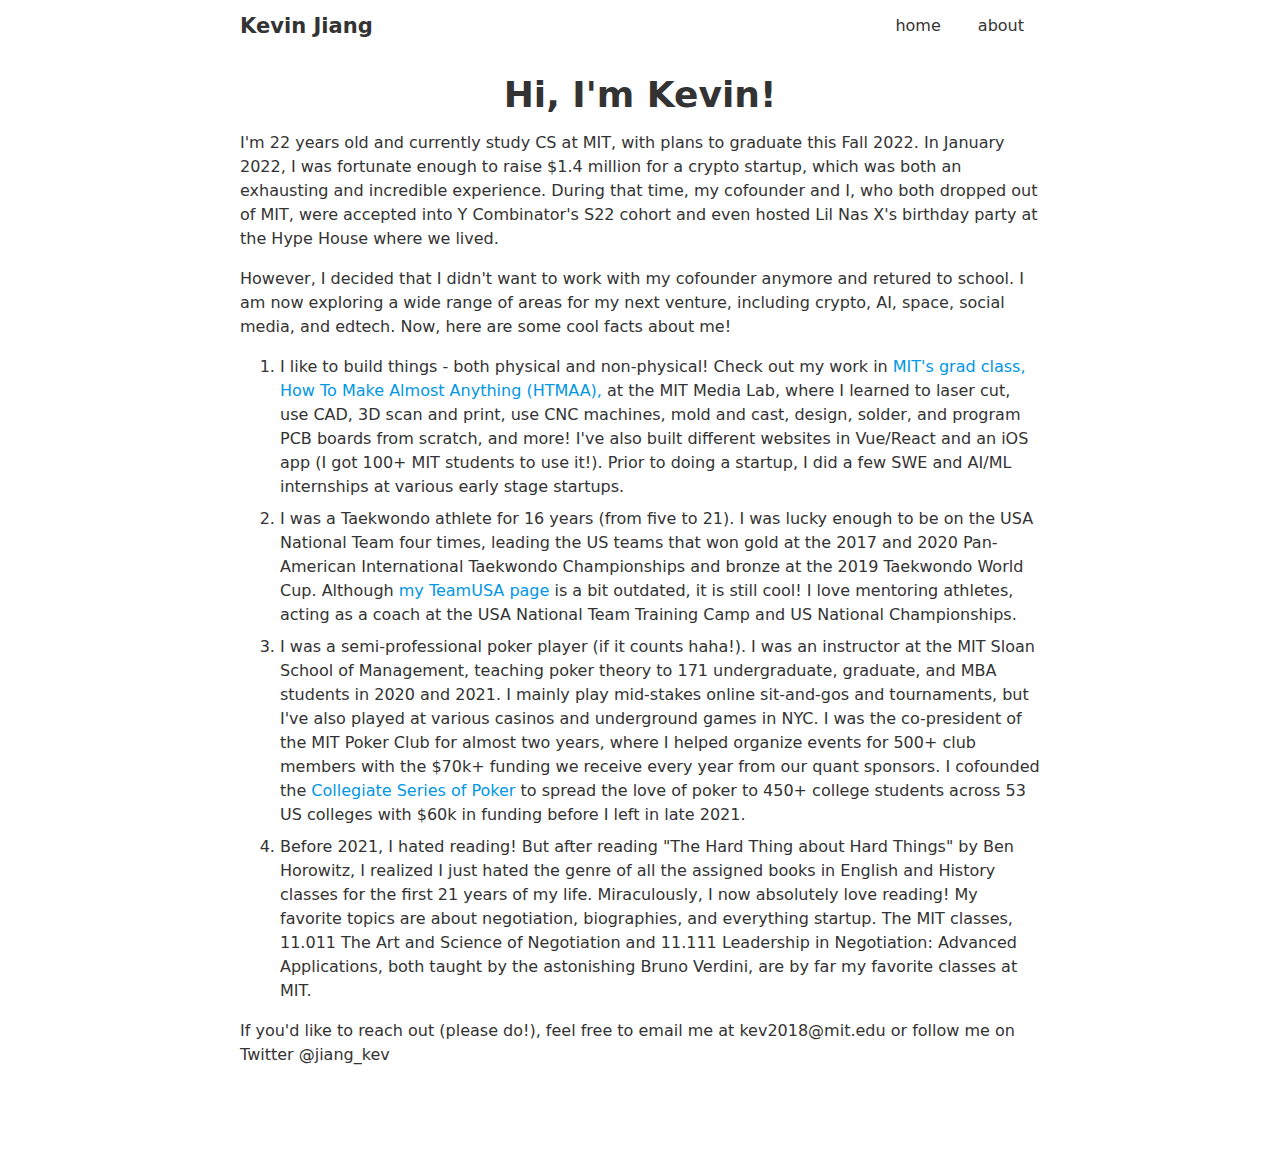
<file: src/about.html>
<!DOCTYPE html>
<html lang="en">
  <head>
    <meta charset="utf-8" />
    <title>Kevin Jiang</title>

    <!-- Style -->
    <link rel="stylesheet" href="./css/colors.css">
    <link rel="stylesheet" href="./css/home.css">
    <link rel="stylesheet" href="./css/navbar.css">
    <link rel="stylesheet" href="./css/blog-page.css">
  </head>
  <body>
    <div class="container">
        <!--NavBar-->
        <nav class="navbar">
            <!-- The navbar title -->
            <div class="title">
                <h3>Kevin Jiang</h3>
            </div>

            <!-- The navbar items -->
            <div class="navbar-items">
                <a href="./index.html">home</a>
                <a href="./about.html">about</a>
            </div>
        </nav>

        <!--Body-->
        <div class="blog-page">
            <h1>Hi, I'm Kevin!</h1>
            <p>
                I'm 22 years old and currently study CS at MIT, with plans to graduate this Fall 2022. In January 2022, I was fortunate enough to raise $1.4 million for a crypto startup, which was both an exhausting and incredible experience. During that time, my cofounder and I, who both dropped out of MIT, were accepted into Y Combinator's S22 cohort and even hosted Lil Nas X's birthday party at the Hype House where we lived.
            </p>
            <p>
                However, I decided that I didn't want to work with my cofounder anymore and retured to school. I am now exploring a wide range of areas for my next venture, including crypto, AI, space, social media, and edtech. Now, here are some cool facts about me!
            </p>
            <ol>
                <li>
                    I like to build things - both physical and non-physical! Check out my work in <a href="https://fab.cba.mit.edu/classes/MAS.863/Architecture/people/Kevin/index.html">MIT's grad class, How To Make Almost Anything (HTMAA),</a> at the MIT Media Lab, where I learned to laser cut, use CAD, 3D scan and print, use CNC machines, mold and cast, design, solder, and program PCB boards from scratch, and more! I've also built different websites in Vue/React and an iOS app (I got 100+ MIT students to use it!). Prior to doing a startup, I did a few SWE and AI/ML internships at various early stage startups.
                </li>
                <li>
                    I was a Taekwondo athlete for 16 years (from five to 21). I was lucky enough to be on the USA National Team four times, leading the US teams that won gold at the 2017 and 2020 Pan-American International Taekwondo Championships and bronze at the 2019 Taekwondo World Cup. Although <a href="https://www.teamusa.org/usa-taekwondo/athletes/Kevin-Jiang">my TeamUSA page</a> is a bit outdated, it is still cool! I love mentoring athletes, acting as a coach at the USA National Team Training Camp and US National Championships.
                </li>
                <li>
                    I was a semi-professional poker player (if it counts haha!). I was an instructor at the MIT Sloan School of Management, teaching poker theory to 171 undergraduate, graduate, and MBA students in 2020 and 2021. I mainly play mid-stakes online sit-and-gos and tournaments, but I've also played at various casinos and underground games in NYC. I was the co-president of the MIT Poker Club for almost two years, where I helped organize events for 500+ club members with the $70k+ funding we receive every year from our quant sponsors. I cofounded the <a href="https://www.pokercsop.com/about">Collegiate Series of Poker</a> to spread the love of poker to 450+ college students across 53 US colleges with $60k in funding before I left in late 2021.
                </li>
                <li>
                    Before 2021, I hated reading! But after reading "The Hard Thing about Hard Things" by Ben Horowitz, I realized I just hated the genre of all the assigned books in English and History classes for the first 21 years of my life. Miraculously, I now absolutely love reading! My favorite topics are about negotiation, biographies, and everything startup. The MIT classes, 11.011 The Art and Science of Negotiation and 11.111 Leadership in Negotiation: Advanced Applications, both taught by the astonishing Bruno Verdini, are by far my favorite classes at MIT.
                </li>
            </ol>
            <p>If you'd like to reach out (please do!), feel free to email me at kev2018@mit.edu or follow me on Twitter @jiang_kev</p>
            <br>
            <br>
            <br>
            <br>
        </div>
    </div>
</body>
</html>
</file>
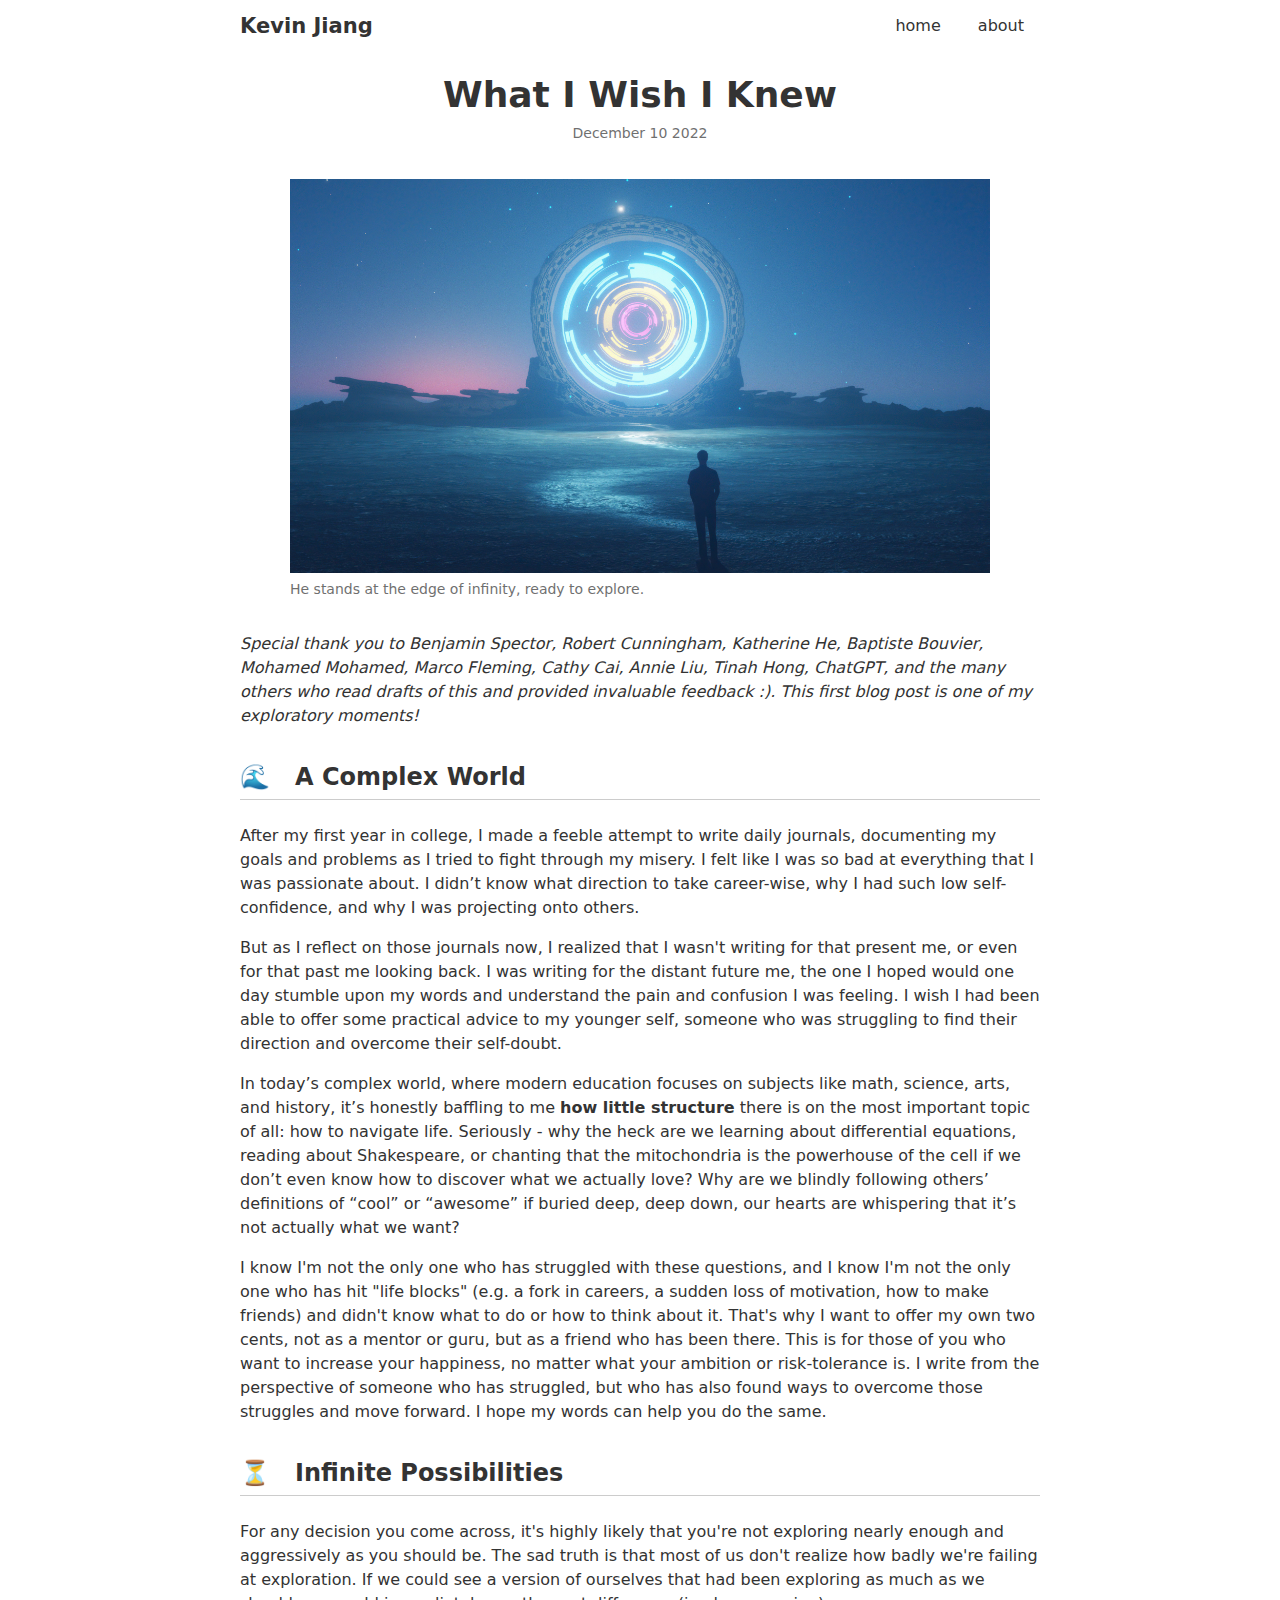
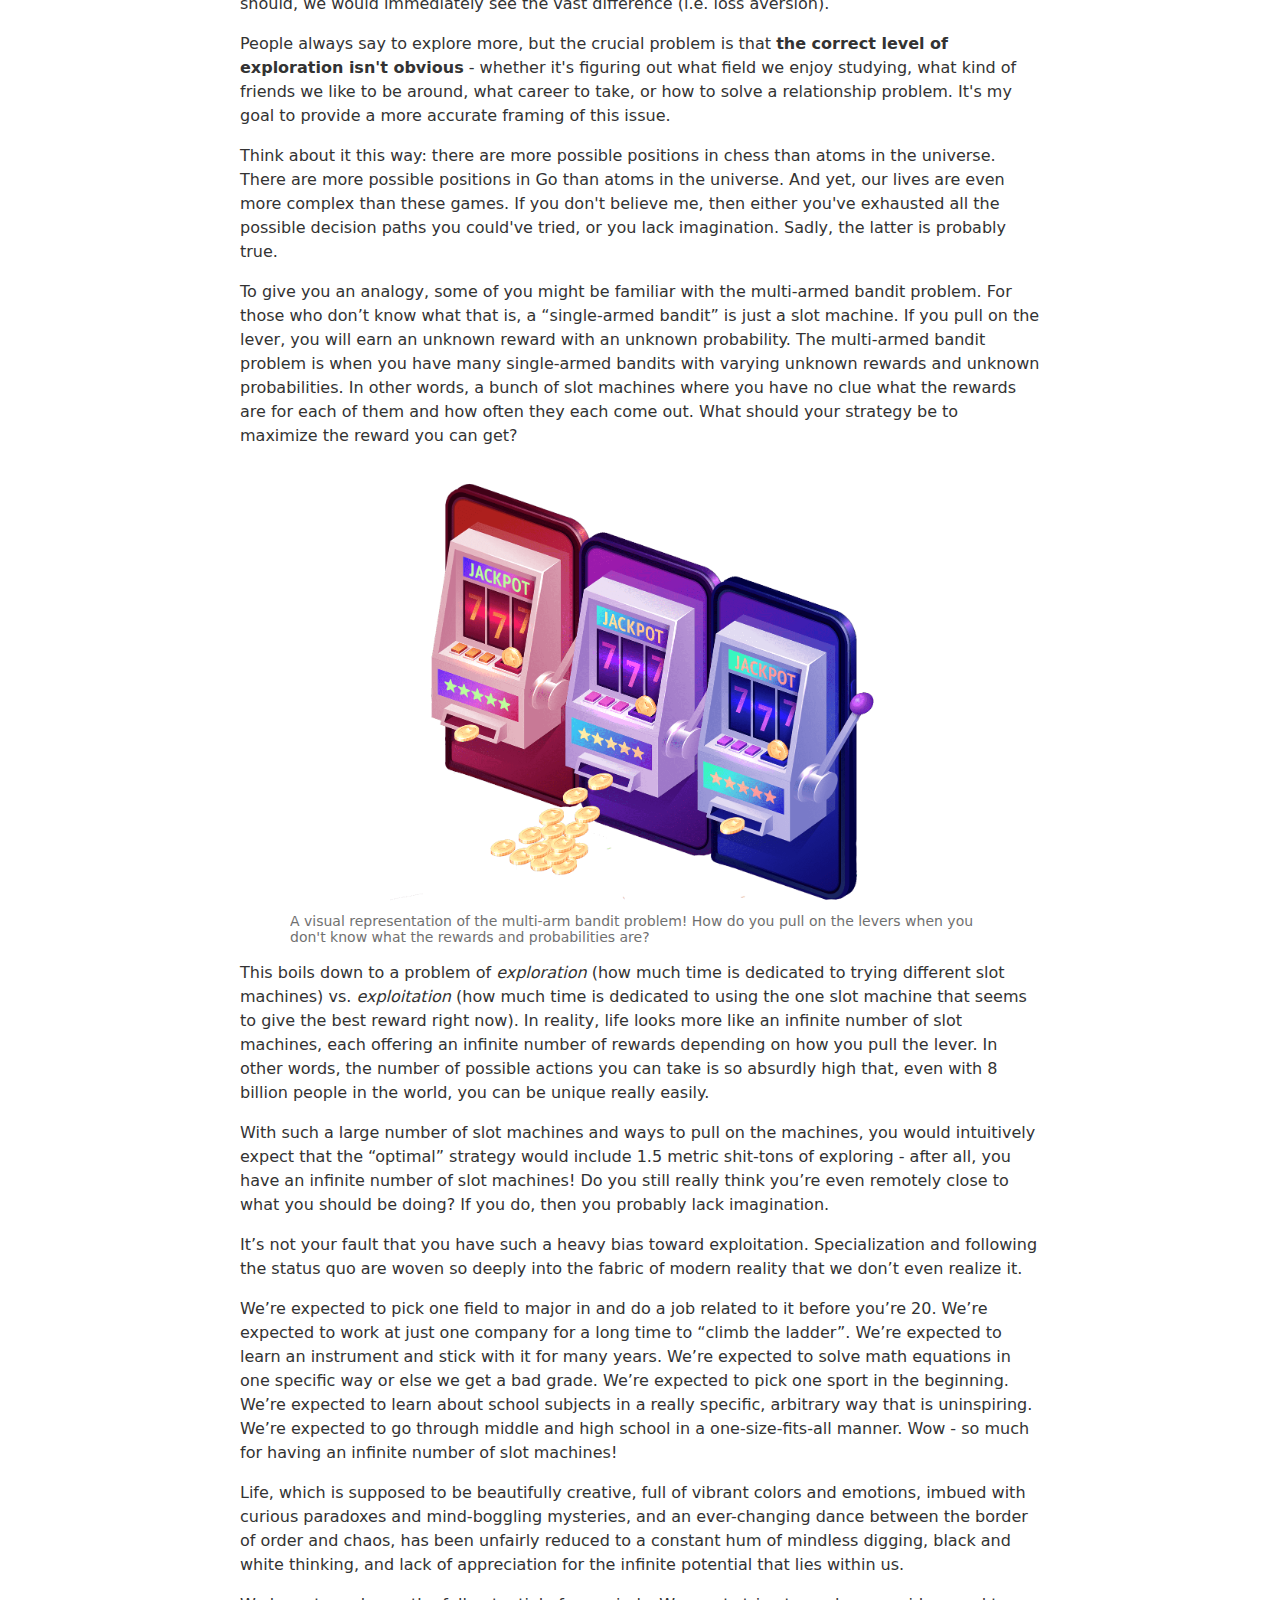
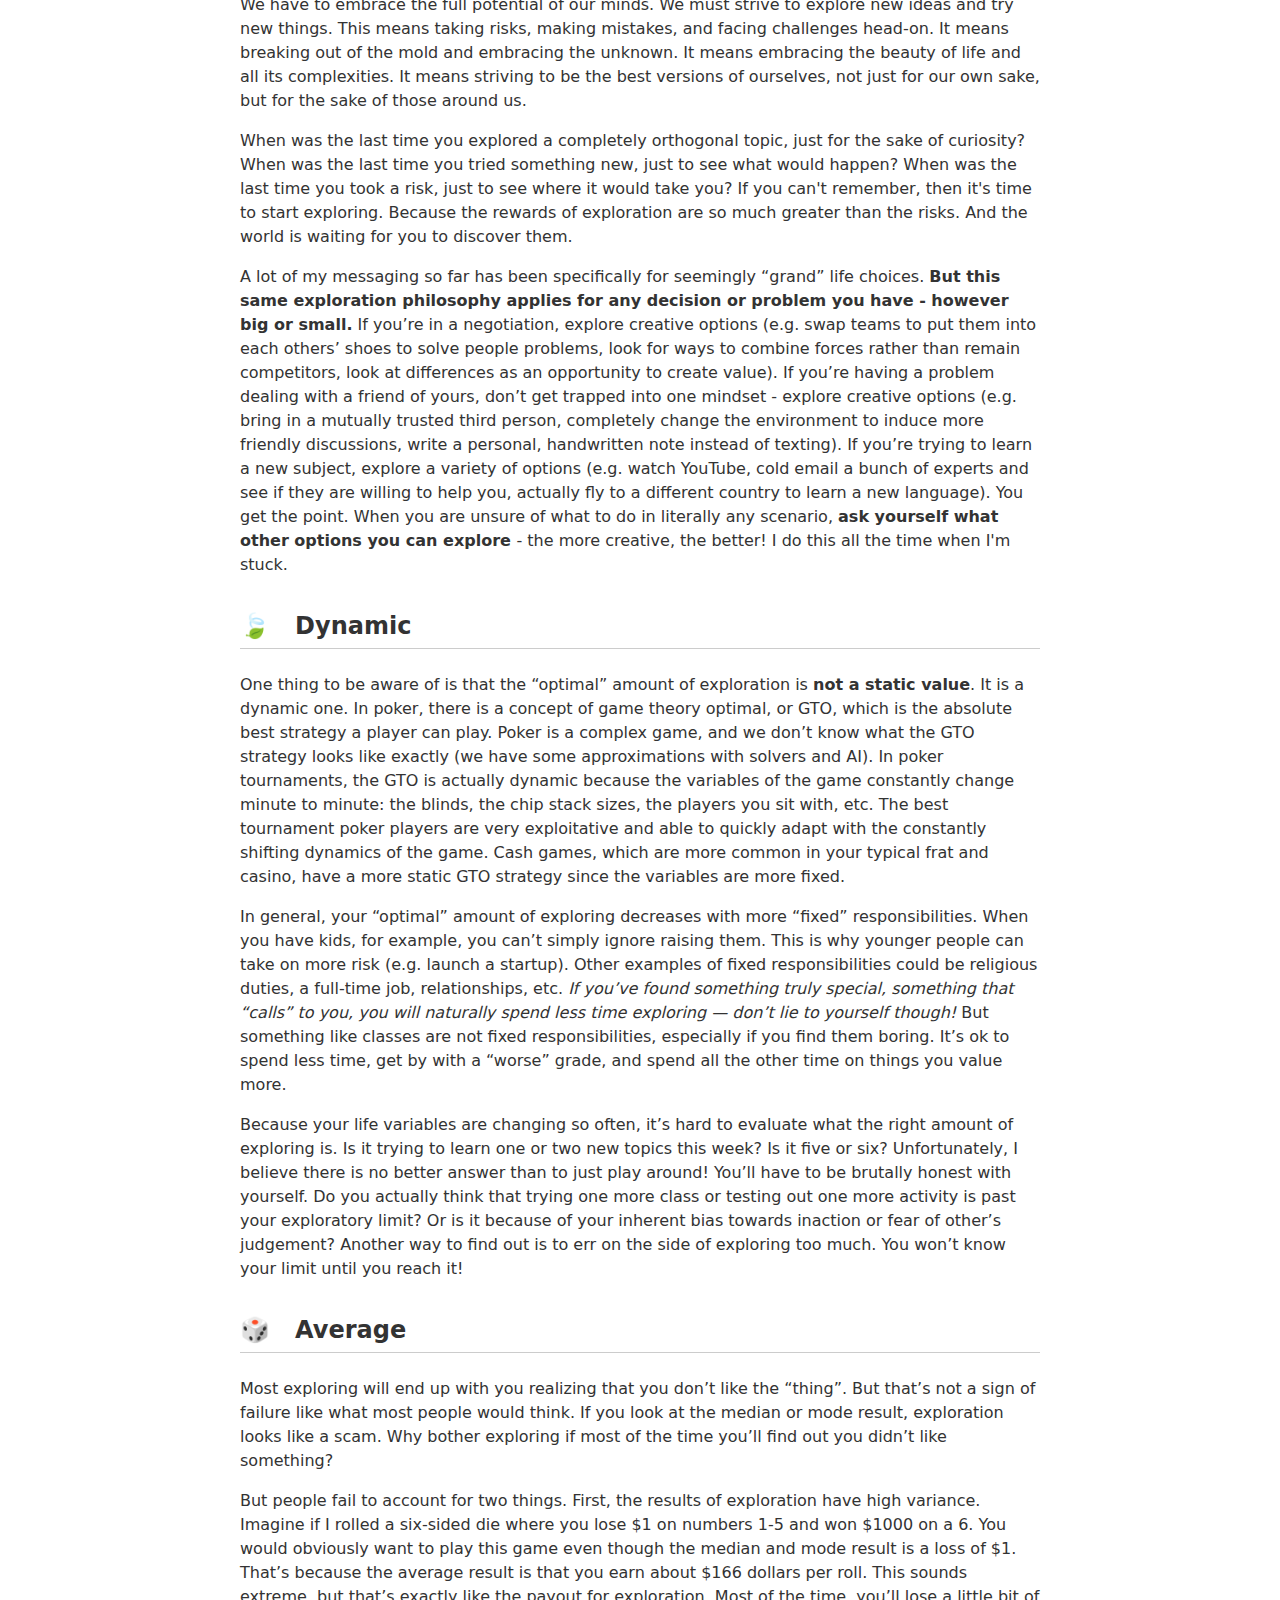
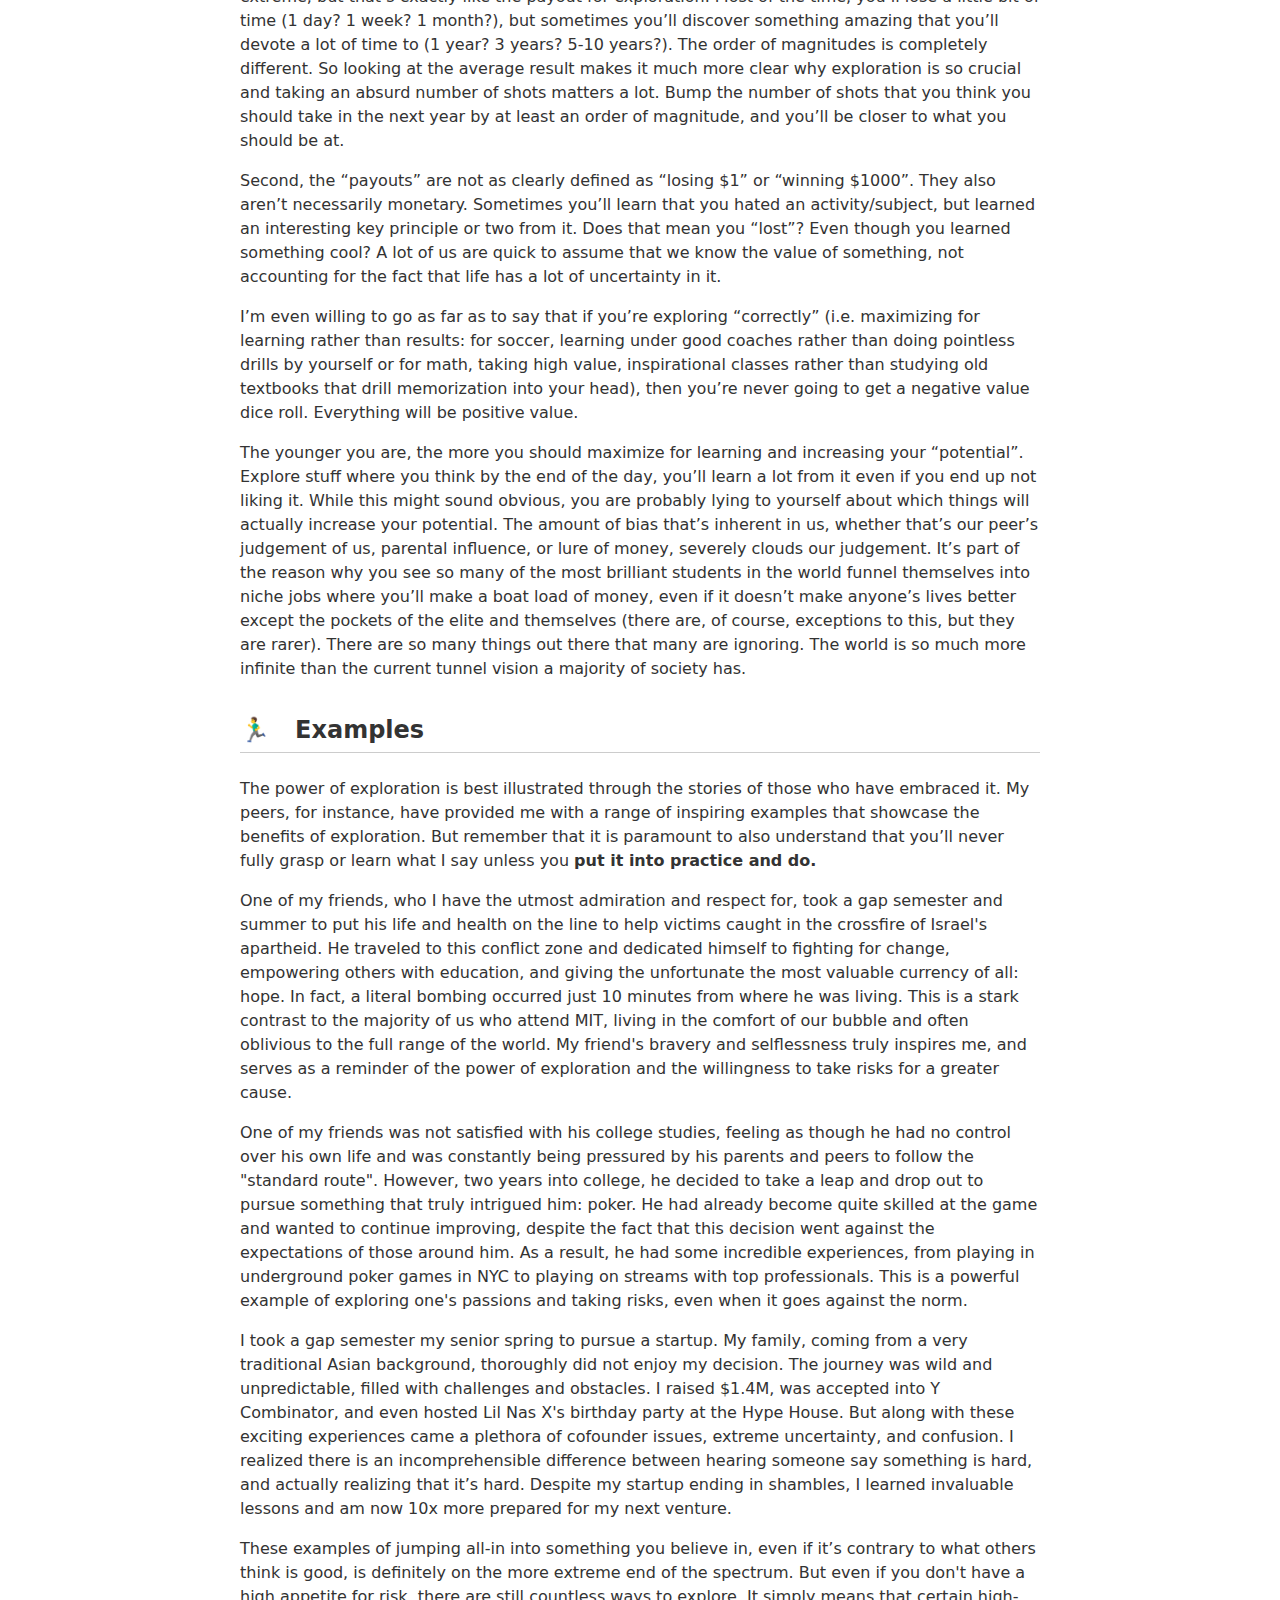
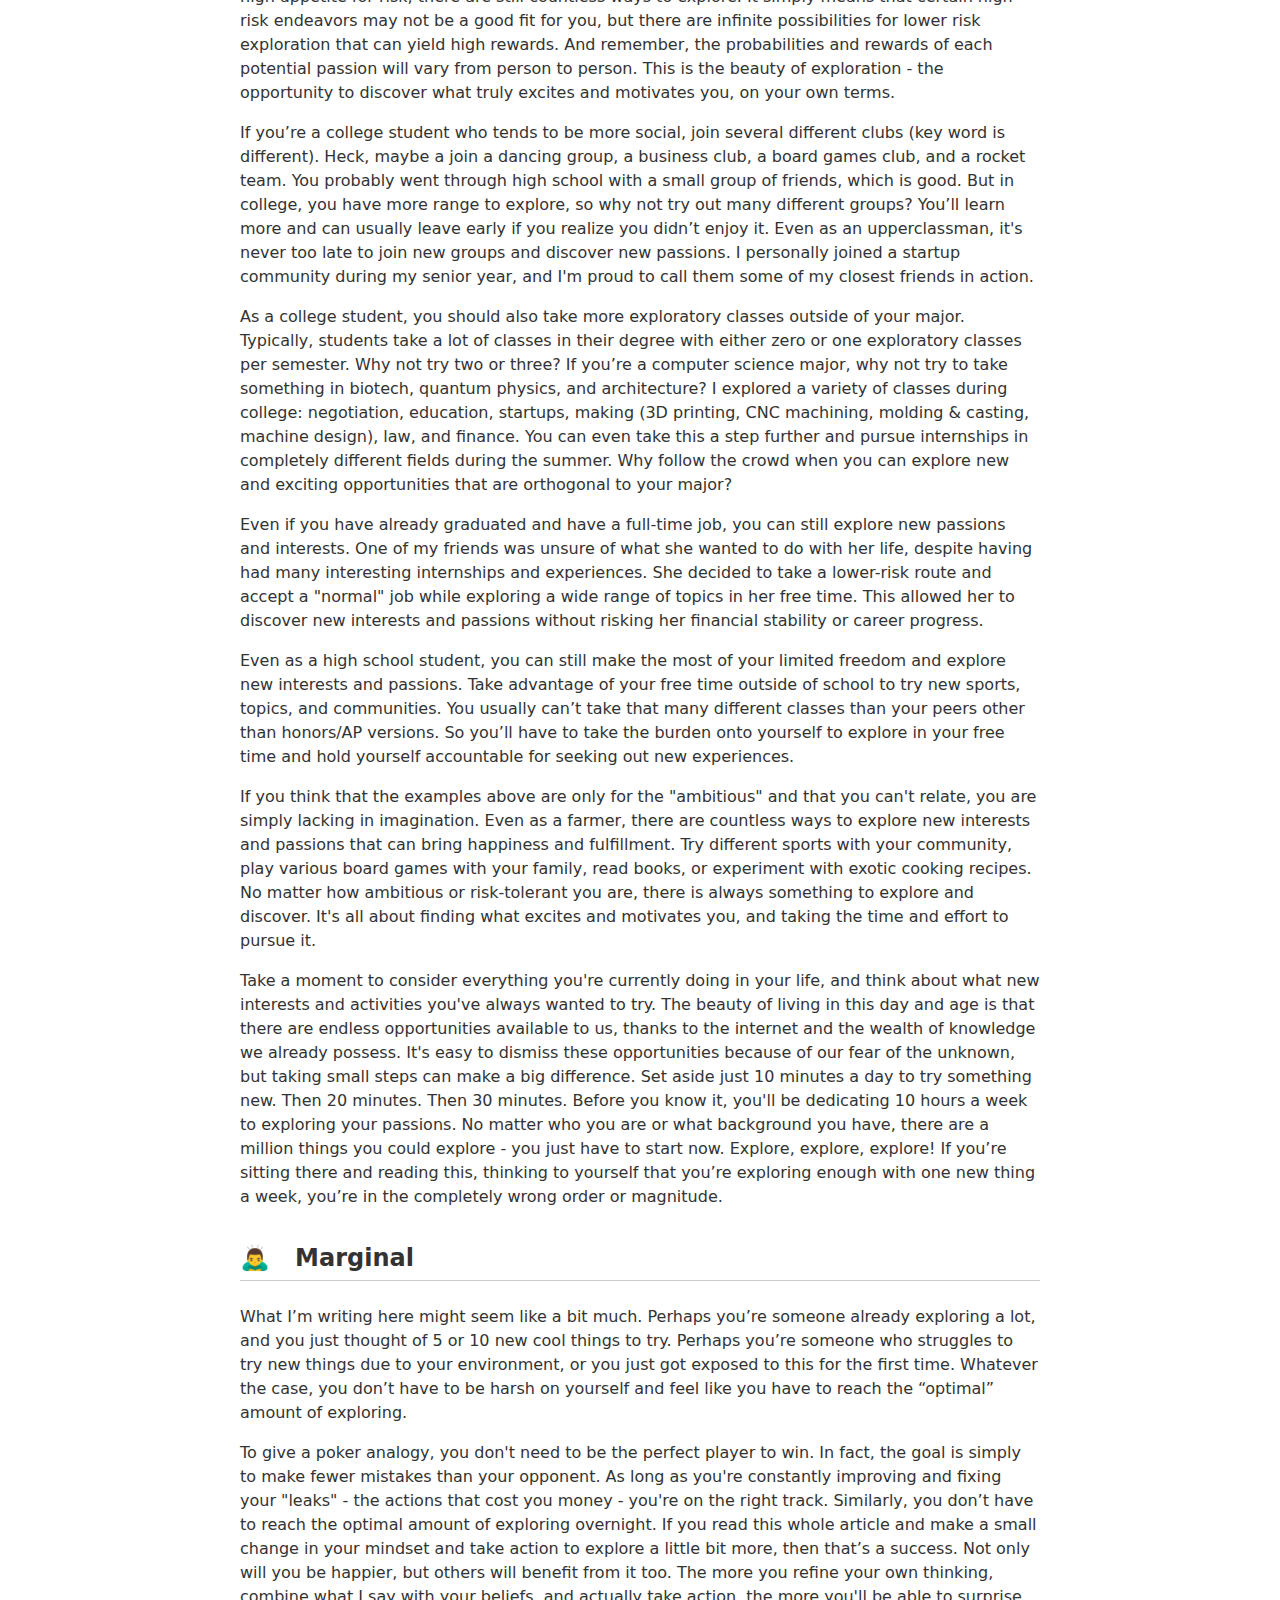
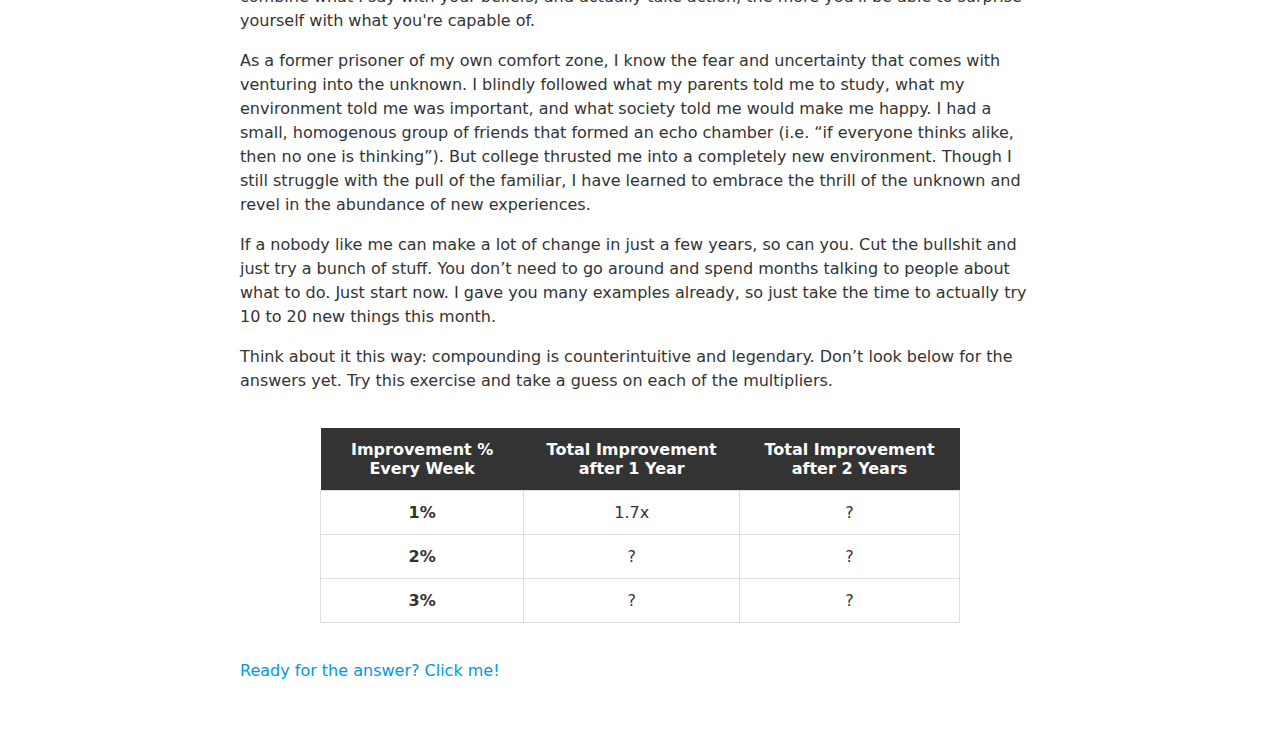
<file: src/blog/explore.html>
<!DOCTYPE html>
<html lang="en">
  <head>
    <meta charset="utf-8" />
    <title>Explore</title>

    <!-- Style -->
    <link rel="stylesheet" href="../css/colors.css">
    <link rel="stylesheet" href="../css/home.css">
    <link rel="stylesheet" href="../css/navbar.css">
    <link rel="stylesheet" href="../css/blog-page.css">

    <!-- The JavaScript function to reveal the hidden text -->
    <script>
        // Function to reveal the hidden text
        function revealText() {
            var x = document.getElementById("hidden");
            if (x.style.display === "none") {
                x.style.display = "block";
            } else {
                x.style.display = "none";
            }
        }
    </script>
  
  </head>
  <body>
    <div class="container">
        <!--NavBar-->
        <nav class="navbar">
            <!-- The navbar title -->
            <div class="title">
                <h3>Kevin Jiang</h3>
            </div>

            <!-- The navbar items -->
            <div class="navbar-items">
                <a href="../index.html">home</a>
                <a href="../about.html">about</a>
            </div>
        </nav>

        <!--Blog-->
        <div class="blog-page">
            <h1>What I Wish I Knew</h1>
            <p class="date">December 10 2022</p>
            <br>
            <figure>
                <img src="../imgs/portal.png" alt="missing"/>
                <figcaption>He stands at the edge of infinity, ready to explore.</figcaption>
            </figure>
            <br>
            <p style="font-style: italic;">
                Special thank you to Benjamin Spector, Robert Cunningham, Katherine He, Baptiste Bouvier, Mohamed Mohamed, Marco Fleming, Cathy Cai, Annie Liu, Tinah Hong, ChatGPT, and the many others who read drafts of this and provided invaluable feedback :). This first blog post is one of my exploratory moments!
            </p>
            <br>
            <h3 class="section-title">🌊 &nbsp; A Complex World</h3>
            <hr class="line">
            <p>
                After my first year in college, I made a feeble attempt to write daily journals, documenting my goals and problems as I tried to fight through my misery. I felt like I was so bad at everything that I was passionate about. I didn’t know what direction to take career-wise, why I had such low self-confidence, and why I was projecting onto others.
            </p>
            <p>
                But as I reflect on those journals now, I realized that I wasn't writing for that present me, or even for that past me looking back. I was writing for the distant future me, the one I hoped would one day stumble upon my words and understand the pain and confusion I was feeling. I wish I had been able to offer some practical advice to my younger self, someone who was struggling to find their direction and overcome their self-doubt.
            </p>
            <p>
                In today’s complex world, where modern education focuses on subjects like math, science, arts, and history, it’s honestly baffling to me <b>how little structure</b> there is on the most important topic of all: how to navigate life. Seriously - why the heck are we learning about differential equations, reading about Shakespeare, or chanting that the mitochondria is the powerhouse of the cell if we don’t even know how to discover what we actually love? Why are we blindly following others’ definitions of “cool” or “awesome” if buried deep, deep down, our hearts are whispering that it’s not actually what we want? 
            </p>
            <p>
                I know I'm not the only one who has struggled with these questions, and I know I'm not the only one who has hit "life blocks" (e.g. a fork in careers, a sudden loss of motivation, how to make friends) and didn't know what to do or how to think about it. That's why I want to offer my own two cents, not as a mentor or guru, but as a friend who has been there. This is for those of you who want to increase your happiness, no matter what your ambition or risk-tolerance is. I write from the perspective of someone who has struggled, but who has also found ways to overcome those struggles and move forward. I hope my words can help you do the same.
            </p>
            
            <br>
            <h3 class="section-title">⏳ &nbsp; Infinite Possibilities</h3>
            <hr class="line">
            <p>
                For any decision you come across, it's highly likely that you're not exploring nearly enough and aggressively as you should be. The sad truth is that most of us don't realize how badly we're failing at exploration. If we could see a version of ourselves that had been exploring as much as we should, we would immediately see the vast difference (i.e. loss aversion).
            </p>
            <p>
                People always say to explore more, but the crucial problem is that <b>the correct level of exploration isn't obvious</b> - whether it's figuring out what field we enjoy studying, what kind of friends we like to be around, what career to take, or how to solve a relationship problem. It's my goal to provide a more accurate framing of this issue.
            </p>
            <p>
                Think about it this way: there are more possible positions in chess than atoms in the universe. There are more possible positions in Go than atoms in the universe. And yet, our lives are even more complex than these games. If you don't believe me, then either you've exhausted all the possible decision paths you could've tried, or you lack imagination. Sadly, the latter is probably true.
            </p>
            <p>
                To give you an analogy, some of you might be familiar with the multi-armed bandit problem. For those who don’t know what that is, a “single-armed bandit” is just a slot machine. If you pull on the lever, you will earn an unknown reward with an unknown probability. The multi-armed bandit problem is when you have many single-armed bandits with varying unknown rewards and unknown probabilities. In other words, a bunch of slot machines where you have no clue what the rewards are for each of them and how often they each come out. What should your strategy be to maximize the reward you can get?
            </p>
            <figure>
                <img src="../imgs/slot-machines.png" alt="missing" style="max-width: 500px"/>
                <figcaption>A visual representation of the multi-arm bandit problem! How do you pull on the levers when you don't know what the rewards and probabilities are?</figcaption>
            </figure>
            <p>
                This boils down to a problem of <i>exploration</i> (how much time is dedicated to trying different slot machines) vs. <i>exploitation</i> (how much time is dedicated to using the one slot machine that seems to give the best reward right now). In reality, life looks more like an infinite number of slot machines, each offering an infinite number of rewards depending on how you pull the lever. In other words, the number of possible actions you can take is so absurdly high that, even with 8 billion people in the world, you can be unique really easily. 
            </p>
            <p>
                With such a large number of slot machines and ways to pull on the machines, you would intuitively expect that the “optimal” strategy would include 1.5 metric shit-tons of exploring - after all, you have an infinite number of slot machines! Do you still really think you’re even remotely close to what you should be doing? If you do, then you probably lack imagination.
            </p>
            <p>
                It’s not your fault that you have such a heavy bias toward exploitation. Specialization and following the status quo are woven so deeply into the fabric of modern reality that we don’t even realize it. 
            </p>
            <p>
                We’re expected to pick one field to major in and do a job related to it before you’re 20. We’re expected to work at just one company for a long time to “climb the ladder”. We’re expected to learn an instrument and stick with it for many years. We’re expected to solve math equations in one specific way or else we get a bad grade. We’re expected to pick one sport in the beginning. We’re expected to learn about school subjects in a really specific, arbitrary way that is uninspiring. We’re expected to go through middle and high school in a one-size-fits-all manner. Wow - so much for having an infinite number of slot machines!
            </p>
            <p>
                Life, which is supposed to be beautifully creative, full of vibrant colors and emotions, imbued with curious paradoxes and mind-boggling mysteries, and an ever-changing dance between the border of order and chaos, has been unfairly reduced to a constant hum of mindless digging, black and white thinking, and lack of appreciation for the infinite potential that lies within us.
            </p>
            <p>
                We have to embrace the full potential of our minds. We must strive to explore new ideas and try new things. This means taking risks, making mistakes, and facing challenges head-on. It means breaking out of the mold and embracing the unknown. It means embracing the beauty of life and all its complexities. It means striving to be the best versions of ourselves, not just for our own sake, but for the sake of those around us. 
            </p>
            <p>
                When was the last time you explored a completely orthogonal topic, just for the sake of curiosity? When was the last time you tried something new, just to see what would happen? When was the last time you took a risk, just to see where it would take you? If you can't remember, then it's time to start exploring. Because the rewards of exploration are so much greater than the risks. And the world is waiting for you to discover them.
            </p>
            <p>
                A lot of my messaging so far has been specifically for seemingly “grand” life choices. <b>But this same exploration philosophy applies for any decision or problem you have - however big or small.</b> If you’re in a negotiation, explore creative options (e.g. swap teams to put them into each others’ shoes to solve people problems, look for ways to combine forces rather than remain competitors, look at differences as an opportunity to create value). If you’re having a problem dealing with a friend of yours, don’t get trapped into one mindset - explore creative options (e.g. bring in a mutually trusted third person, completely change the environment to induce more friendly discussions, write a personal, handwritten note instead of texting). If you’re trying to learn a new subject, explore a variety of options (e.g. watch YouTube, cold email a bunch of experts and see if they are willing to help you, actually fly to a different country to learn a new language). You get the point. When you are unsure of what to do in literally any scenario, <b>ask yourself what other options you can explore </b>- the more creative, the better! I do this all the time when I'm stuck.
            </p>
            <br>
            <h3 class="section-title">🍃 &nbsp; Dynamic</h3>
            <hr class="line">
            <p>
                One thing to be aware of is that the “optimal” amount of exploration is <b>not a static value</b>. It is a dynamic one. In poker, there is a concept of game theory optimal, or GTO, which is the absolute best strategy a player can play. Poker is a complex game, and we don’t know what the GTO strategy looks like exactly (we have some approximations with solvers and AI). In poker tournaments, the GTO is actually dynamic because the variables of the game constantly change minute to minute: the blinds, the chip stack sizes, the players you sit with, etc. The best tournament poker players are very exploitative and able to quickly adapt with the constantly shifting dynamics of the game. Cash games, which are more common in your typical frat and casino, have a more static GTO strategy since the variables are more fixed.
            </p>
            <p>
                In general, your “optimal” amount of exploring decreases with more “fixed” responsibilities. When you have kids, for example, you can’t simply ignore raising them. This is why younger people can take on more risk (e.g. launch a startup). Other examples of fixed responsibilities could be religious duties, a full-time job, relationships, etc. <i>If you’ve found something truly special, something that “calls” to you, you will naturally spend less time exploring — don’t lie to yourself though!</i> But something like classes are not fixed responsibilities, especially if you find them boring. It’s ok to spend less time, get by with a “worse” grade, and spend all the other time on things you value more.
            </p>
            <p>
                Because your life variables are changing so often, it’s hard to evaluate what the right amount of exploring is. Is it trying to learn one or two new topics this week? Is it five or six? Unfortunately, I believe there is no better answer than to just play around! You’ll have to be brutally honest with yourself. Do you actually think that trying one more class or testing out one more activity is past your exploratory limit? Or is it because of your inherent bias towards inaction or fear of other’s judgement? Another way to find out is to err on the side of exploring too much. You won’t know your limit until you reach it!
            </p>
            <br>
            <h3 class="section-title">🎲 &nbsp; Average</h3>
            <hr class="line">
            <p>
                Most exploring will end up with you realizing that you don’t like the “thing”. But that’s not a sign of failure like what most people would think. If you look at the median or mode result, exploration looks like a scam. Why bother exploring if most of the time you’ll find out you didn’t like something?
            </p>
            <p>
                But people fail to account for two things. First, the results of exploration have high variance. Imagine if I rolled a six-sided die where you lose $1 on numbers 1-5 and won $1000 on a 6. You would obviously want to play this game even though the median and mode result is a loss of $1. That’s because the average result is that you earn about $166 dollars per roll. This sounds extreme, but that’s exactly like the payout for exploration. Most of the time, you’ll lose a little bit of time (1 day? 1 week? 1 month?), but sometimes you’ll discover something amazing that you’ll devote a lot of time to (1 year? 3 years? 5-10 years?). The order of magnitudes is completely different. So looking at the average result makes it much more clear why exploration is so crucial and taking an absurd number of shots matters a lot. Bump the number of shots that you think you should take in the next year by at least an order of magnitude, and you’ll be closer to what you should be at.
            </p>
            <p>
                Second, the “payouts” are not as clearly defined as “losing $1” or “winning $1000”. They also aren’t necessarily monetary. Sometimes you’ll learn that you hated an activity/subject, but learned an interesting key principle or two from it. Does that mean you “lost”? Even though you learned something cool? A lot of us are quick to assume that we know the value of something, not accounting for the fact that life has a lot of uncertainty in it. 
            </p>
            <p>
                I’m even willing to go as far as to say that if you’re exploring “correctly” (i.e. maximizing for learning rather than results: for soccer, learning under good coaches rather than doing pointless drills by yourself or for math, taking high value, inspirational classes rather than studying old textbooks that drill memorization into your head), then you’re never going to get a negative value dice roll. Everything will be positive value. 
            </p>
            <p>
                The younger you are, the more you should maximize for learning and increasing your “potential”. Explore stuff where you think by the end of the day, you’ll learn a lot from it even if you end up not liking it. While this might sound obvious, you are probably lying to yourself about which things will actually increase your potential. The amount of bias that’s inherent in us, whether that’s our peer’s judgement of us, parental influence, or lure of money, severely clouds our judgement. It’s part of the reason why you see so many of the most brilliant students in the world funnel themselves into niche jobs where you’ll make a boat load of money, even if it doesn’t make anyone’s lives better except the pockets of the elite and themselves (there are, of course, exceptions to this, but they are rarer). There are so many things out there that many are ignoring. The world is so much more infinite than the current tunnel vision a majority of society has.
            </p>
            <br>
            <h3 class="section-title">🏃‍♂️ &nbsp; Examples</h3>
            <hr class="line">
            <p>
                The power of exploration is best illustrated through the stories of those who have embraced it. My peers, for instance, have provided me with a range of inspiring examples that showcase the benefits of exploration. But remember that it is paramount to also understand that you’ll never fully grasp or learn what I say unless you <b>put it into practice and do.</b>
            </p>
            <p>
                One of my friends, who I have the utmost admiration and respect for, took a gap semester and summer to put his life and health on the line to help victims caught in the crossfire of Israel's apartheid. He traveled to this conflict zone and dedicated himself to fighting for change, empowering others with education, and giving the unfortunate the most valuable currency of all: hope. In fact, a literal bombing occurred just 10 minutes from where he was living. This is a stark contrast to the majority of us who attend MIT, living in the comfort of our bubble and often oblivious to the full range of the world. My friend's bravery and selflessness truly inspires me, and serves as a reminder of the power of exploration and the willingness to take risks for a greater cause.
            </p>
            <p>
                One of my friends was not satisfied with his college studies, feeling as though he had no control over his own life and was constantly being pressured by his parents and peers to follow the "standard route". However, two years into college, he decided to take a leap and drop out to pursue something that truly intrigued him: poker. He had already become quite skilled at the game and wanted to continue improving, despite the fact that this decision went against the expectations of those around him. As a result, he had some incredible experiences, from playing in underground poker games in NYC to playing on streams with top professionals. This is a powerful example of exploring one's passions and taking risks, even when it goes against the norm. 
            </p>
            <p>
                I took a gap semester my senior spring to pursue a startup. My family, coming from a very traditional Asian background, thoroughly did not enjoy my decision. The journey was wild and unpredictable, filled with challenges and obstacles. I raised $1.4M, was accepted into Y Combinator, and even hosted Lil Nas X's birthday party at the Hype House. But along with these exciting experiences came a plethora of cofounder issues, extreme uncertainty, and confusion. I realized there is an incomprehensible difference between hearing someone say something is hard, and actually realizing that it’s hard. Despite my startup ending in shambles, I learned invaluable lessons and am now 10x more prepared for my next venture. 
            </p>
            <p>
                These examples of jumping all-in into something you believe in, even if it’s contrary to what others think is good, is definitely on the more extreme end of the spectrum. But even if you don't have a high appetite for risk, there are still countless ways to explore. It simply means that certain high-risk endeavors may not be a good fit for you, but there are infinite possibilities for lower risk exploration that can yield high rewards. And remember, the probabilities and rewards of each potential passion will vary from person to person. This is the beauty of exploration - the opportunity to discover what truly excites and motivates you, on your own terms.
            </p>
            <p>
                If you’re a college student who tends to be more social, join several different clubs (key word is different). Heck, maybe a join a dancing group, a business club, a board games club, and a rocket team. You probably went through high school with a small group of friends, which is good. But in college, you have more range to explore, so why not try out many different groups? You’ll learn more and can usually leave early if you realize you didn’t enjoy it. Even as an upperclassman, it's never too late to join new groups and discover new passions. I personally joined a startup community during my senior year, and I'm proud to call them some of my closest friends in action. 
            </p>
            <p>
                As a college student, you should also take more exploratory classes outside of your major. Typically, students take a lot of classes in their degree with either zero or one exploratory classes per semester. Why not try two or three? If you’re a computer science major, why not try to take something in biotech, quantum physics, and architecture? I explored a variety of classes during college: negotiation, education, startups, making (3D printing, CNC machining, molding & casting, machine design), law, and finance. You can even take this a step further and pursue internships in completely different fields during the summer. Why follow the crowd when you can explore new and exciting opportunities that are orthogonal to your major?
            </p>
            <p>
                Even if you have already graduated and have a full-time job, you can still explore new passions and interests. One of my friends was unsure of what she wanted to do with her life, despite having had many interesting internships and experiences. She decided to take a lower-risk route and accept a "normal" job while exploring a wide range of topics in her free time. This allowed her to discover new interests and passions without risking her financial stability or career progress.
            </p>
            <p>
                Even as a high school student, you can still make the most of your limited freedom and explore new interests and passions. Take advantage of your free time outside of school to try new sports, topics, and communities. You usually can’t take that many different classes than your peers other than honors/AP versions. So you’ll have to take the burden onto yourself to explore in your free time and hold yourself accountable for seeking out new experiences.
            </p>
            <p>
                If you think that the examples above are only for the "ambitious" and that you can't relate, you are simply lacking in imagination. Even as a farmer, there are countless ways to explore new interests and passions that can bring happiness and fulfillment. Try different sports with your community, play various board games with your family, read books, or experiment with exotic cooking recipes. No matter how ambitious or risk-tolerant you are, there is always something to explore and discover. It's all about finding what excites and motivates you, and taking the time and effort to pursue it.
            </p>
            <p>
                Take a moment to consider everything you're currently doing in your life, and think about what new interests and activities you've always wanted to try. The beauty of living in this day and age is that there are endless opportunities available to us, thanks to the internet and the wealth of knowledge we already possess. It's easy to dismiss these opportunities because of our fear of the unknown, but taking small steps can make a big difference. Set aside just 10 minutes a day to try something new. Then 20 minutes. Then 30 minutes. Before you know it, you'll be dedicating 10 hours a week to exploring your passions. No matter who you are or what background you have, there are a million things you could explore - you just have to start now. Explore, explore, explore! If you’re sitting there and reading this, thinking to yourself that you’re exploring enough with one new thing a week, you’re in the completely wrong order or magnitude. 
            </p>
            <br>
            <h3 class="section-title">🙇‍♂️ &nbsp; Marginal</h3>
            <hr class="line">
            <p>
                What I’m writing here might seem like a bit much. Perhaps you’re someone already exploring a lot, and you just thought of 5 or 10 new cool things to try. Perhaps you’re someone who struggles to try new things due to your environment, or you just got exposed to this for the first time. Whatever the case, you don’t have to be harsh on yourself and feel like you have to reach the “optimal” amount of exploring. 
            </p>
            <p>
                To give a poker analogy, you don't need to be the perfect player to win. In fact, the goal is simply to make fewer mistakes than your opponent. As long as you're constantly improving and fixing your "leaks" - the actions that cost you money - you're on the right track. Similarly, you don’t have to reach the optimal amount of exploring overnight. If you read this whole article and make a small change in your mindset and take action to explore a little bit more, then that’s a success. Not only will you be happier, but others will benefit from it too. The more you refine your own thinking, combine what I say with your beliefs, and actually take action, the more you'll be able to surprise yourself with what you're capable of.
            </p>
            <p>
                As a former prisoner of my own comfort zone, I know the fear and uncertainty that comes with venturing into the unknown. I blindly followed what my parents told me to study, what my environment told me was important, and what society told me would make me happy. I had a small, homogenous group of friends that formed an echo chamber (i.e. “if everyone thinks alike, then no one is thinking”). But college thrusted me into a completely new environment. Though I still struggle with the pull of the familiar, I have learned to embrace the thrill of the unknown and revel in the abundance of new experiences.
            </p>
            <p>
                If a nobody like me can make a lot of change in just a few years, so can you. Cut the bullshit and just try a bunch of stuff. You don’t need to go around and spend months talking to people about what to do. Just start now. I gave you many examples already, so just take the time to actually try 10 to 20 new things this month. 
            </p>
            <p>
                Think about it this way: compounding is counterintuitive and legendary. Don’t look below for the answers yet. Try this exercise and take a guess on each of the multipliers.
            </p>
            <br>
            <div class="table-container">
                <!-- The table -->
                <table>
                    <!-- The table header -->
                    <thead>
                        <tr>
                            <th>Improvement % Every Week</th>
                            <th>Total Improvement after 1 Year</th>
                            <th>Total Improvement after 2 Years</th>
                        </tr>
                    </thead>
              
                    <!-- The table body -->
                    <tbody>
                        <tr>
                            <td><b>1%</b></td>
                            <td>1.7x</td>
                            <td>?</td>
                        </tr>
                        <tr>
                            <td><b>2%</b></td>
                            <td>?</td>
                            <td>?</td>
                        </tr>
                        <tr>
                            <td><b>3%</b></td>
                            <td>?</td>
                            <td>?</td>
                        </tr>
                    </tbody>
                </table>    
            </div>
            <br>
            <br>
            <a onclick="revealText()">Ready for the answer? Click me!</a>
            <div id="hidden" style="display: none; line-height: 1.5;">
                <br>
                If you improve yourself by 1% every week, you’ll be 1.7x yourself by the end of the year and 2.8x by the end of two years. If you improve yourself by 2% every week, you’ll be 2.8x yourself by the end of the year and 7.8x by the end of two years. Change it to 3% a week, and you get 4.7x and 21.6x, respectively. Crazy, right?
            </div>
            <br>
            <br>
            <br>
            <br>
        </div>
    </div>
</body>
</html>
</file>
<file: css/colors.css>
:root {
    --background: #222;
    --accent: #8F66F2;
    --gold: #dab060;
    --text: #ddd;
    /* --background: #1c1c1c;
    --accent: #2CD8D5;
    --gold: #dab060;
    --text: #fafafa; */
}
</file>
<file: css/home.css>
:root {
    color: var(--text);
    margin: 0;
    font-family: system-ui, -apple-system, BlinkMacSystemFont, 'Segoe UI', Roboto, Oxygen, Ubuntu, Cantarell, 'Open Sans', 'Helvetica Neue', sans-serif
}

body {
    margin: 0;
    background-color: var(--background);
}

h1 {
    color: var(--text);
    font-size: 32px;
    display: flex;
    justify-content: center;
}

p, a {
    font-size: 18px;
    line-height: 1.5rem;
}

.container {
    display: flex;
    flex-direction: column;
    max-width: 900px;
    margin-right: auto;
    margin-left: auto;
    padding-right: 1.5rem;
    padding-left: 1.5rem;
}

.quote {
    font-style: italic;
    color: #827F7F;
    font-size: 16px;
    padding: 0 7rem 0 7rem;
    line-height: 1.5rem;
    margin-left: 0;
    margin-right: 0;
}

.bar {
    height: 1px; /* Set the height of the bar */
    background-color: #333333; /* Set the bar color */
    margin: 3rem 50px; /* Add some margin to the left and right sides of the bar */
}

.divider {
    height: 1px; /* Set the height of the bar */
    background-color: #333333; /* Set the bar color */
    margin: 1rem 0px;
}

.blog {
    list-style-type: none;
    color: var(--text);
    padding: 0;
}

.post span {
    font-size: 16px;
}

.post a {
    text-decoration: none;
}

.post h3 {
    font-size: 24px;
    margin-top: 1rem;
    color: var(--accent);
}

.post h3:hover {
    text-decoration: underline;
}

.reading-time {
    color: var(--gold);
}

.socials {
    width: 20px;
    height: 20px;
}

.profile {
    border-radius: 9999px;
    max-width: 250px;
    margin-top: 1rem;
    margin-bottom: 2rem;
}

/* Add mobile-friendly styles for small screens */
@media only screen and (max-width: 600px) {
    .container {
        margin-left: 0.5rem;
        margin-right: 0.5rem;
        padding-right: 1rem;
        padding-left: 1rem;
    }

    .quote {
        font-style: italic;
        font-size: 14px;
        padding: 0;
        line-height: 1.5rem;
    }

    .socials {
        width: 16px;
        height: 16px;
    }

    .profile {
        max-width: 150px;
        margin-bottom: 1.5rem;
    }
}
</file>
<file: css/navbar.css>
.navbar {
    display: flex; /* Display the navbar container as a flex container */
    justify-content: space-between; /* Distribute the navbar items evenly across the container */
    align-items: center; /* Vertically align the navbar items in the center */
    /* background-color: #232323; Set the navbar background color */
    height: 50px; /* Set the navbar height */
}
  
/* Style the navbar title */
.title {
    font-size: 18px; /* Set the font size of the navbar title */
}
  
/* Style the navbar items */
.navbar-items a {
    color: var(--text); /* Set the text color of the navbar items */
    text-decoration: none; /* Remove the underline from the navbar items */
    font-size: 16px; /* Set the font size of the navbar items */
    padding: 14px 16px; /* Add some padding to the navbar items */
}

.navbar-header a {
    color: var(--text); /* Set the text color of the navbar items */
    text-decoration: none; /* Remove the underline from the navbar items */
}
  
nav a:hover {
    color: var(--accent);
}
  
nav a.active {
    background-color: #333;
    color: var(--accent);
}

/* Add mobile-friendly styles for small screens */
@media only screen and (max-width: 600px) {

    .title {
      font-size: 16px; /* Reduce the font size of the navbar title on small screens */
      margin-left: 0; /* Remove the margin from the navbar title on small screens */
    }
  
    .navbar-items a {
      font-size: 14px; /* Reduce the font size of the navbar items on small screens */
      padding: 10px 12px; /* Reduce the padding on the navbar items on small screens */
    }

    .navbar-header a {
        font-size: 14px; /* Reduce the font size of the navbar items on small screens */
    }
}
</file>
<file: css/blog-page.css>
.blog-page p, ol {
    line-height: 1.625;
}

.section-title {
    font-size: 24px;
    margin: 0;
}

.line {
    width: 100%; /* Set the width of the line to span the full width of the container */
    background-color: #ccc;
    height: 1px;
    border: none;
    margin: 8px 0 24px 0; /* Add some top and bottom margin to the line */
}

.date {
    font-size: 14px;
    text-align: center;
    opacity: 70%;
    margin: 0;
}

.slots {
    width: 500px;
}

h1 {
    margin-bottom: 0.5rem;
}

img {
    max-width: 700px;
    display: block;
    margin-left: auto;
    margin-right: auto;
}

li {
    margin: 0.5rem 0;
}

figure {
    margin-bottom: 0;
}

figcaption {
    font-size: 14px;
    opacity: 70%;
    max-width: 700px;
    display: block;
    margin-left: auto;
    margin-right: auto;
    margin-top: 0.5rem;
}

/* Style the table container */
.table-container {
    width: 80%; /* Set the width of the container to 80% of the page width */
    margin: 0 auto; /* Center the container on the page */
}
  
/* Style the table */
table {
    border-collapse: collapse; /* Remove the default border from the table cells */
    width: 100%; /* Set the table width to 100% */
}
  
/* Style the table headers */
thead th {
    background-color: #333; /* Set the background color of the headers to dark gray */
    color: #fff; /* Set the text color of the headers to white */
    padding: 14px; /* Add some padding to the headers */
    font-weight: bold; /* Make the headers bold */
}
  
/* Style the table cells */
tbody td {
    border: 1px solid #ddd; /* Add a border to the table cells */
    padding: 14px; /* Add some padding to the cells */
    text-align: center; /* Center the text within the cells */
}

a {
    text-decoration: none;
    color: var(--accent);
    cursor: pointer;
}

a:hover {
    opacity: 70%;
}

.hidden {
    display: none; 
    line-height: 1.5;
}

/* Add mobile-friendly styles for small screens */
@media only screen and (max-width: 600px) {
    .section-title {
        font-size: 20px;
    }

    .date {
        font-size: 14px;
    }

    img {
        max-width: 300px;
    }

    p, a {
        font-size: 16px;
    }

    .table-container {
        margin: 0;
    }

    thead, tbody {
        font-size: 14px;
    }

    figcaption {
        font-size: 14px;
    }

    .hidden {
        font-size: 14px;
    }

    li {
        font-size: 14px;
    }

    h1 {
        font-size: 28px;
    }
}

@media only screen and (max-width: 400px) {
    img {
        max-width: 250px;
    }

    h1 {
        font-size: 28px;
    }
}
</file>
<file: src/css/colors.css>
:root {
    --background: #fff;
    --accent: #0097e6;
    --gold: #dab060;
    --text: #333;
    /* --background: #1c1c1c;
    --accent: #2CD8D5;
    --gold: #dab060;
    --text: #fafafa; */
}
</file>
<file: src/css/home.css>
:root {
    color: var(--text);
    margin: 0;
    font-family: system-ui, -apple-system, BlinkMacSystemFont, 'Segoe UI', Roboto, Oxygen, Ubuntu, Cantarell, 'Open Sans', 'Helvetica Neue', sans-serif
}

body {
    margin: 0;
    background-color: var(--background);
}

h1 {
    color: var(--text);
    font-size: 36px;
    display: flex;
    justify-content: center;
}

.container {
    display: flex;
    flex-direction: column;
    max-width: 800px;
    margin-right: auto;
    margin-left: auto;
}

.quote {
    font-style: italic;
    font-size: 18px;
    padding: 0 5rem 0 5rem;
    line-height: 1.5rem;
}

.bar {
    height: 2px; /* Set the height of the bar */
    background-color: #ddd; /* Set the bar color */
    margin: 3rem 50px; /* Add some margin to the left and right sides of the bar */
}

.blog {
    list-style-type: none;
    color: var(--text);
    padding: 0;
}

.post span {
    font-size: 16px;
}

.post a {
    text-decoration: none;
}

.post h3 {
    font-size: 24px;
    margin-top: 1rem;
    color: var(--accent);
}

.post h3:hover {
    text-decoration: underline;
}


.reading-time {
    color: var(--gold);
}
</file>
<file: src/css/navbar.css>
.navbar {
    display: flex; /* Display the navbar container as a flex container */
    justify-content: space-between; /* Distribute the navbar items evenly across the container */
    align-items: center; /* Vertically align the navbar items in the center */
    /* background-color: #232323; Set the navbar background color */
    height: 50px; /* Set the navbar height */
}
  
/* Style the navbar title */
.title {
    font-size: 18px; /* Set the font size of the navbar title */
}
  
/* Style the navbar items */
.navbar-items a {
    color: var(--text); /* Set the text color of the navbar items */
    text-decoration: none; /* Remove the underline from the navbar items */
    font-size: 16px; /* Set the font size of the navbar items */
    padding: 14px 16px; /* Add some padding to the navbar items */
}
  
nav a:hover {
    color: var(--accent);
}
  
nav a.active {
    background-color: #333;
    color: var(--accent);
}
</file>
<file: css/projects.css>
img {
    border-radius: 0.75rem;
    margin-bottom: 3rem;
    max-height: 30rem;
}

.border {
    border: 1px solid #5D5D5D;
}

/* Add mobile-friendly styles for small screens */
@media only screen and (max-width: 600px) {
    img {
        max-width: 100%;
    }
}
</file>
<file: src/css/blog-page.css>
.blog-page p, ol {
    line-height: 1.5;
}

.section-title {
    font-size: 24px;
    margin: 0;
}

.line {
    width: 100%; /* Set the width of the line to span the full width of the container */
    background-color: #ccc;
    height: 1px;
    border: none;
    margin: 8px 0 24px 0; /* Add some top and bottom margin to the line */
}

.date {
    font-size: 14px;
    text-align: center;
    opacity: 70%;
    margin: 0;
}

h1 {
    margin-bottom: 0.5rem;
}

img {
    max-width: 700px;
    display: block;
    margin-left: auto;
    margin-right: auto;
}

li {
    margin: 0.5rem 0;
}

figure {
    margin-bottom: 0;
}

figcaption {
    font-size: 14px;
    opacity: 70%;
    max-width: 700px;
    display: block;
    margin-left: auto;
    margin-right: auto;
    margin-top: 0.5rem;
}

/* Style the table container */
.table-container {
    width: 80%; /* Set the width of the container to 80% of the page width */
    margin: 0 auto; /* Center the container on the page */
}
  
/* Style the table */
table {
    border-collapse: collapse; /* Remove the default border from the table cells */
    width: 100%; /* Set the table width to 100% */
}
  
/* Style the table headers */
thead th {
    background-color: #333; /* Set the background color of the headers to dark gray */
    color: #fff; /* Set the text color of the headers to white */
    padding: 12px; /* Add some padding to the headers */
    font-weight: bold; /* Make the headers bold */
}
  
/* Style the table cells */
tbody td {
    border: 1px solid #ddd; /* Add a border to the table cells */
    padding: 12px; /* Add some padding to the cells */
    text-align: center; /* Center the text within the cells */
}

a {
    text-decoration: none;
    color: var(--accent);
    cursor: pointer;
}

a:hover {
    opacity: 70%;
}
</file>
